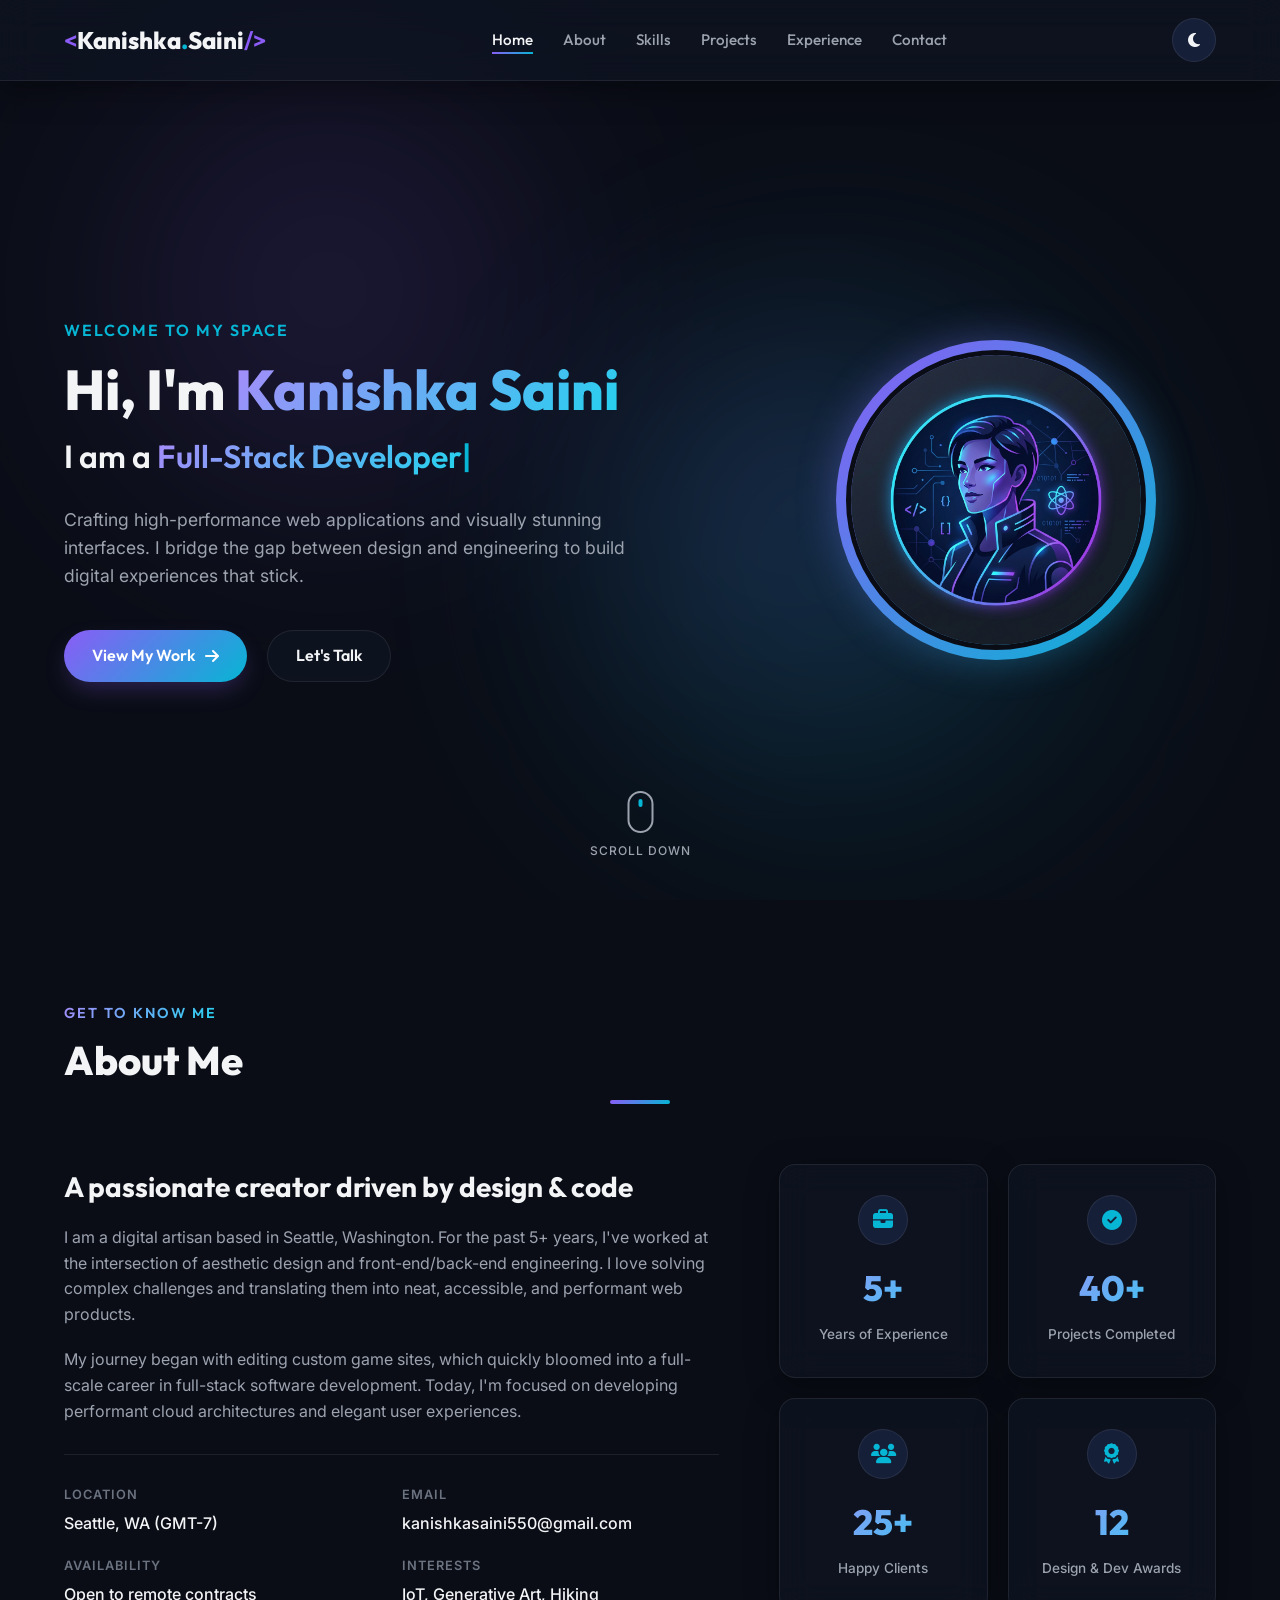
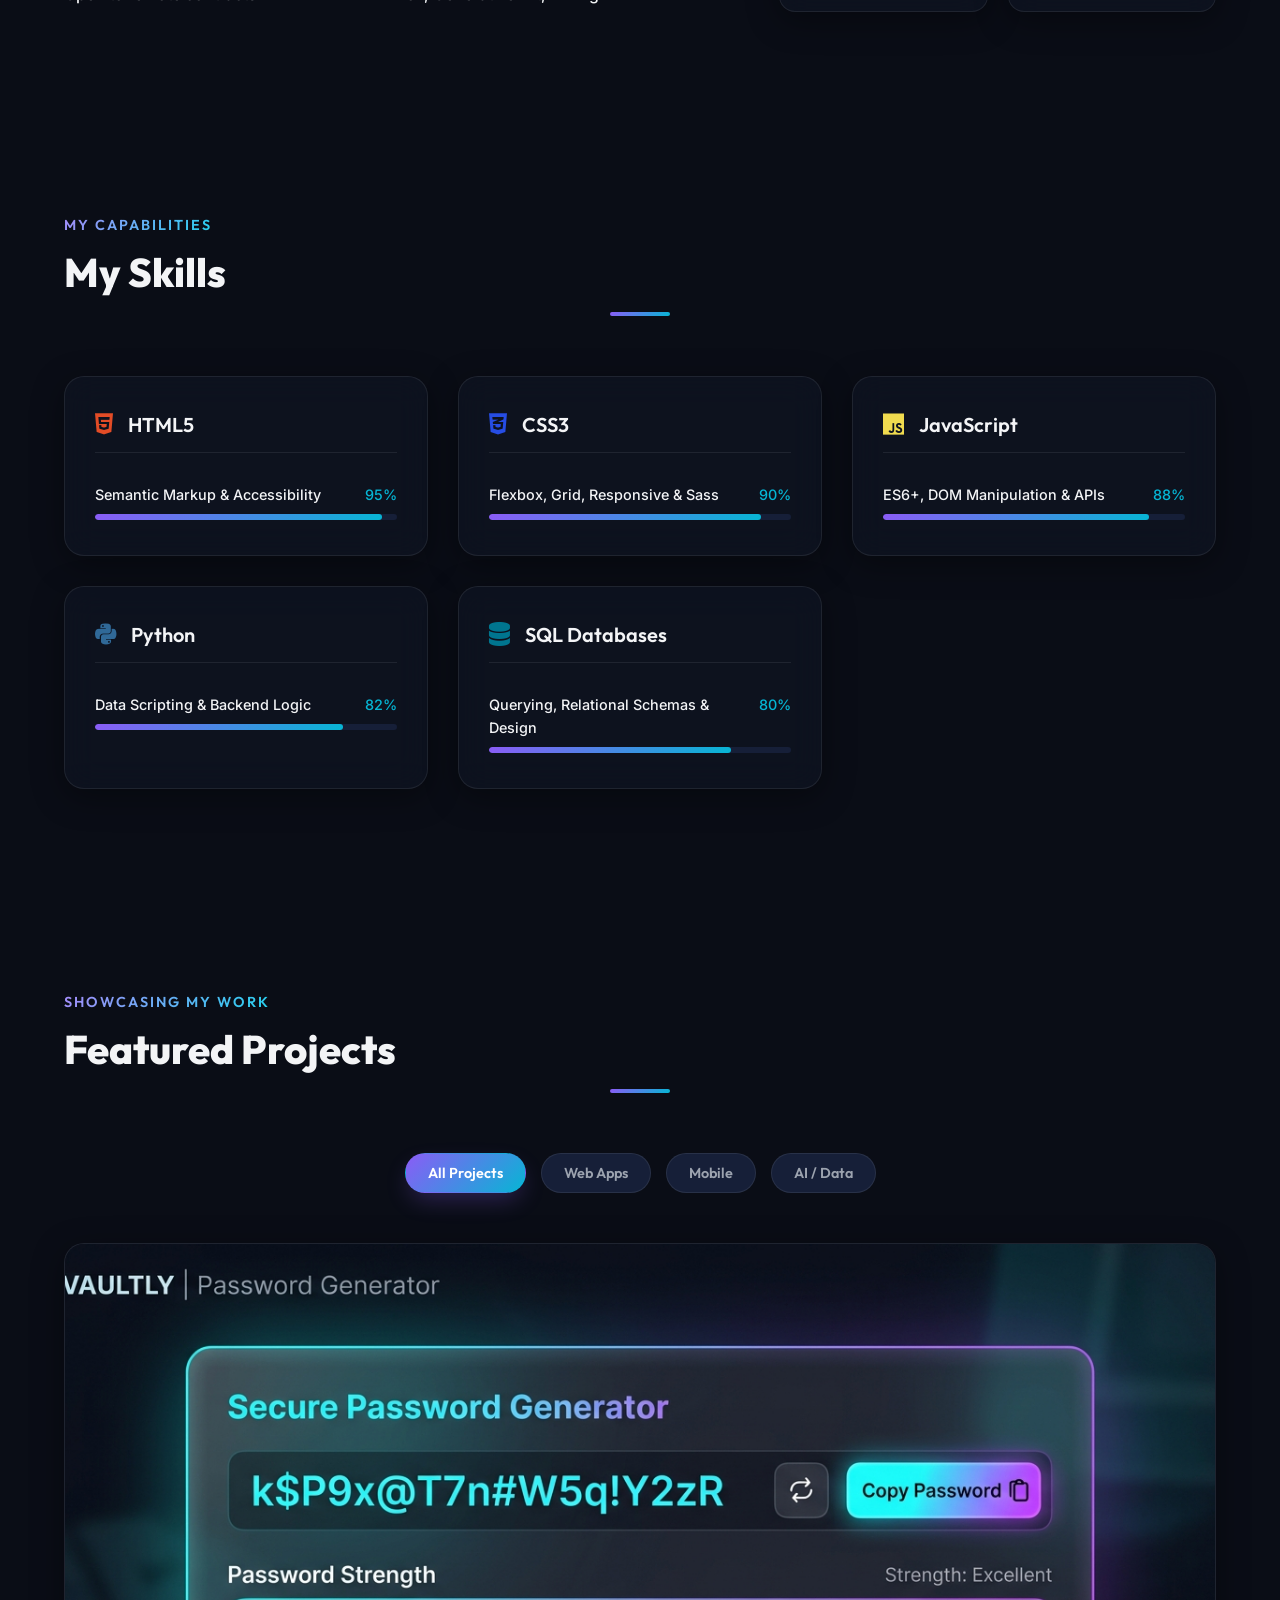
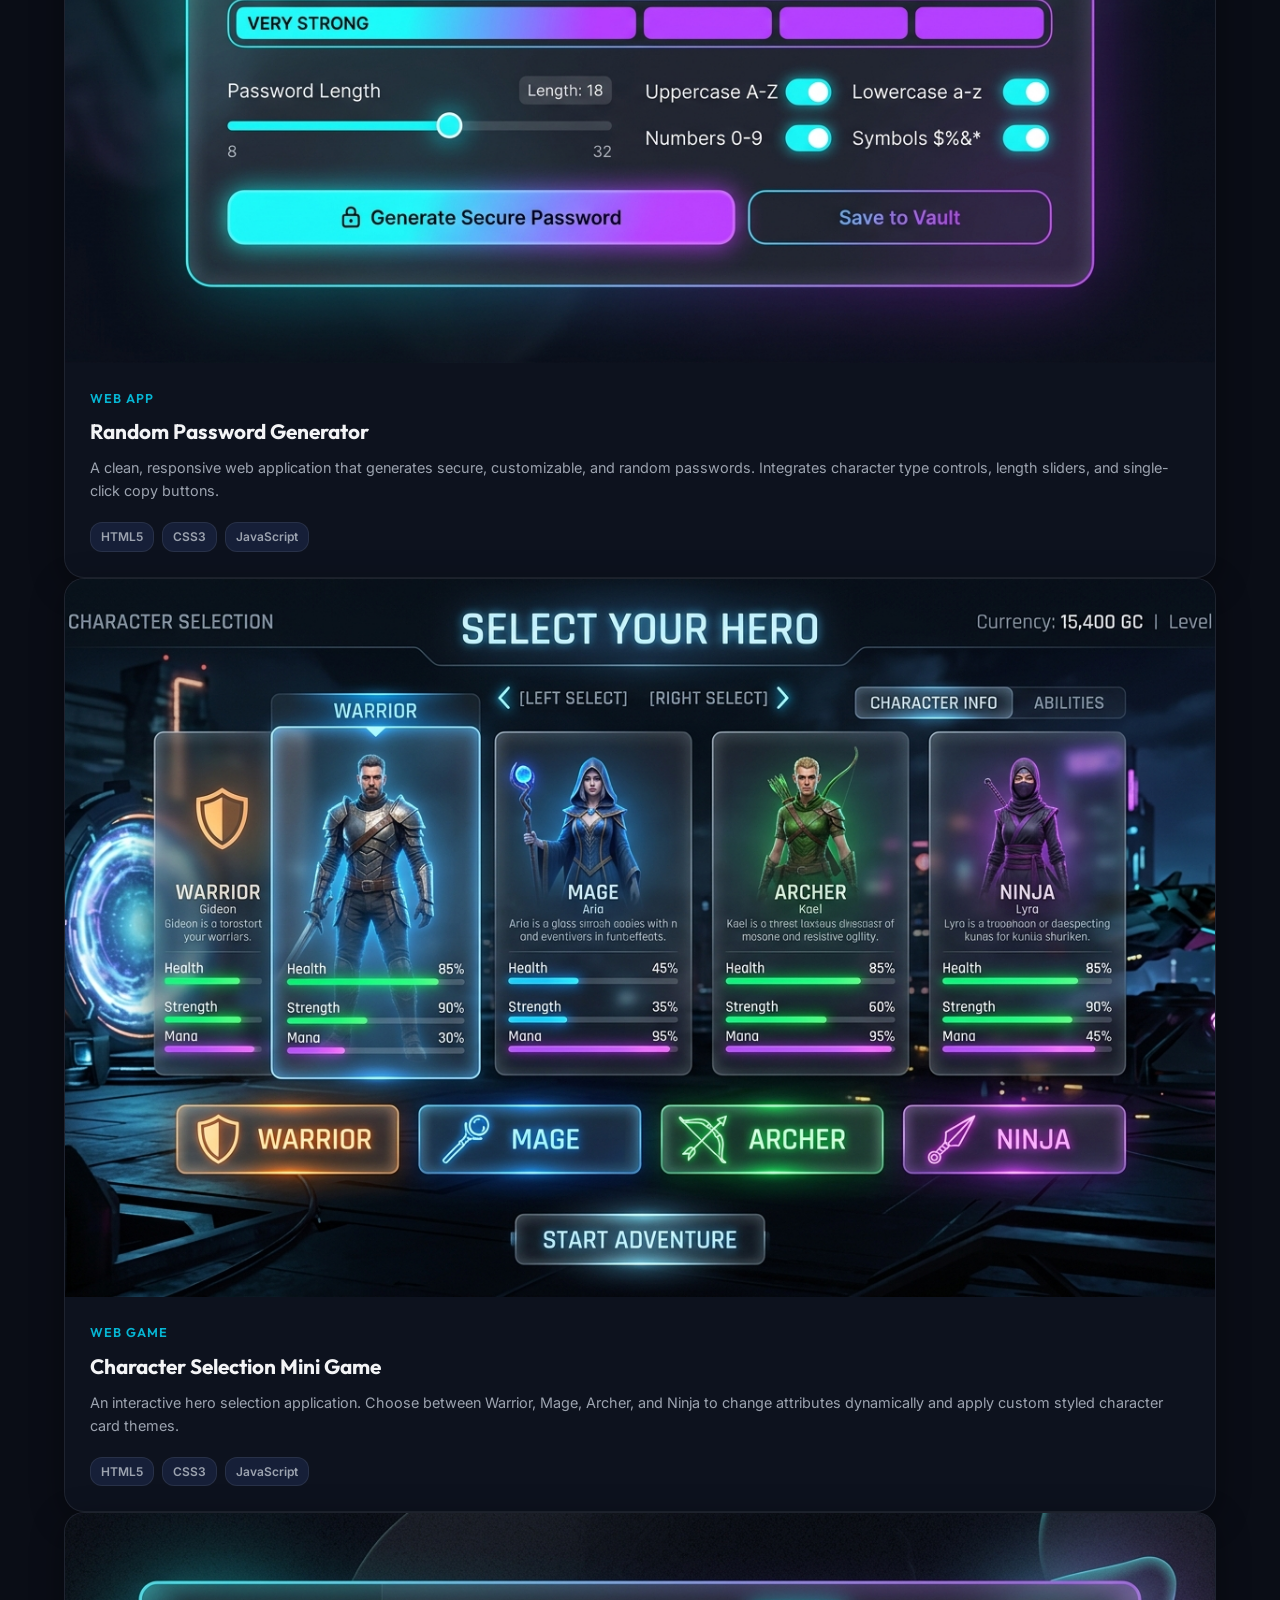
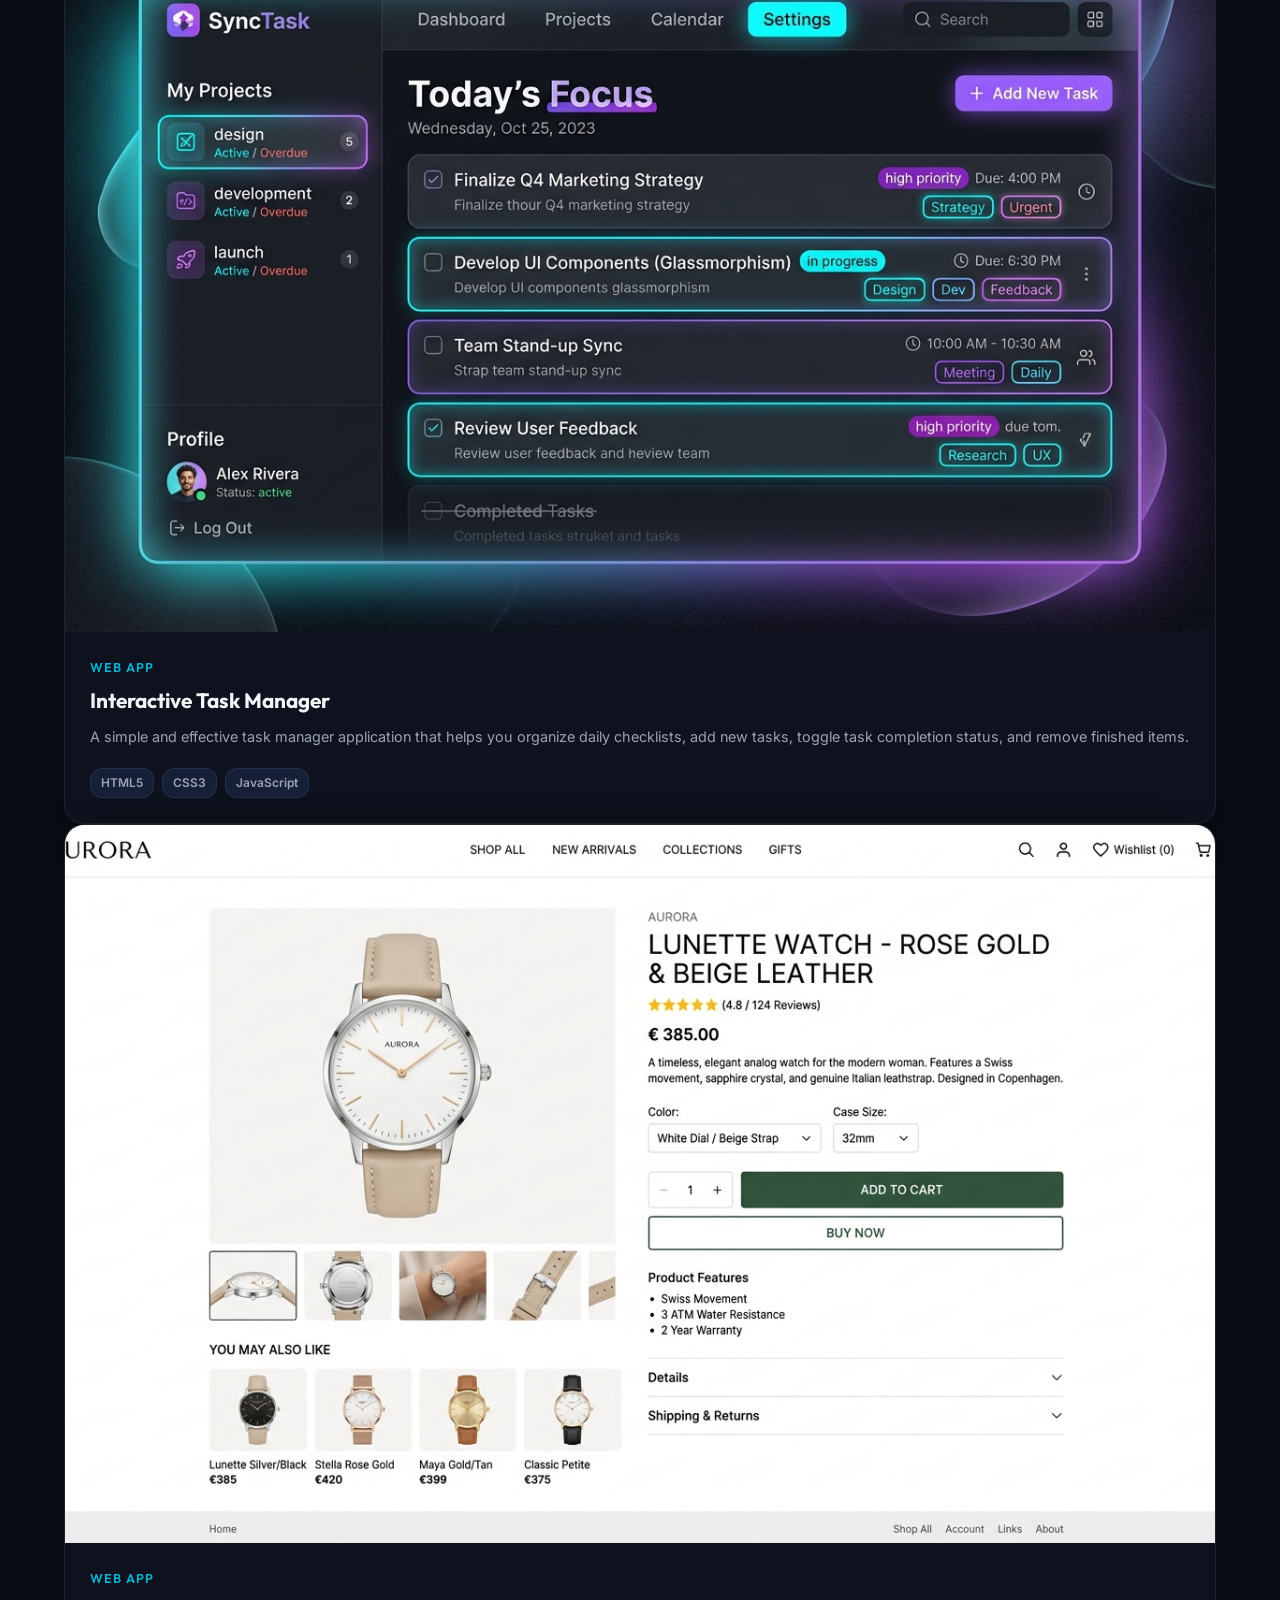
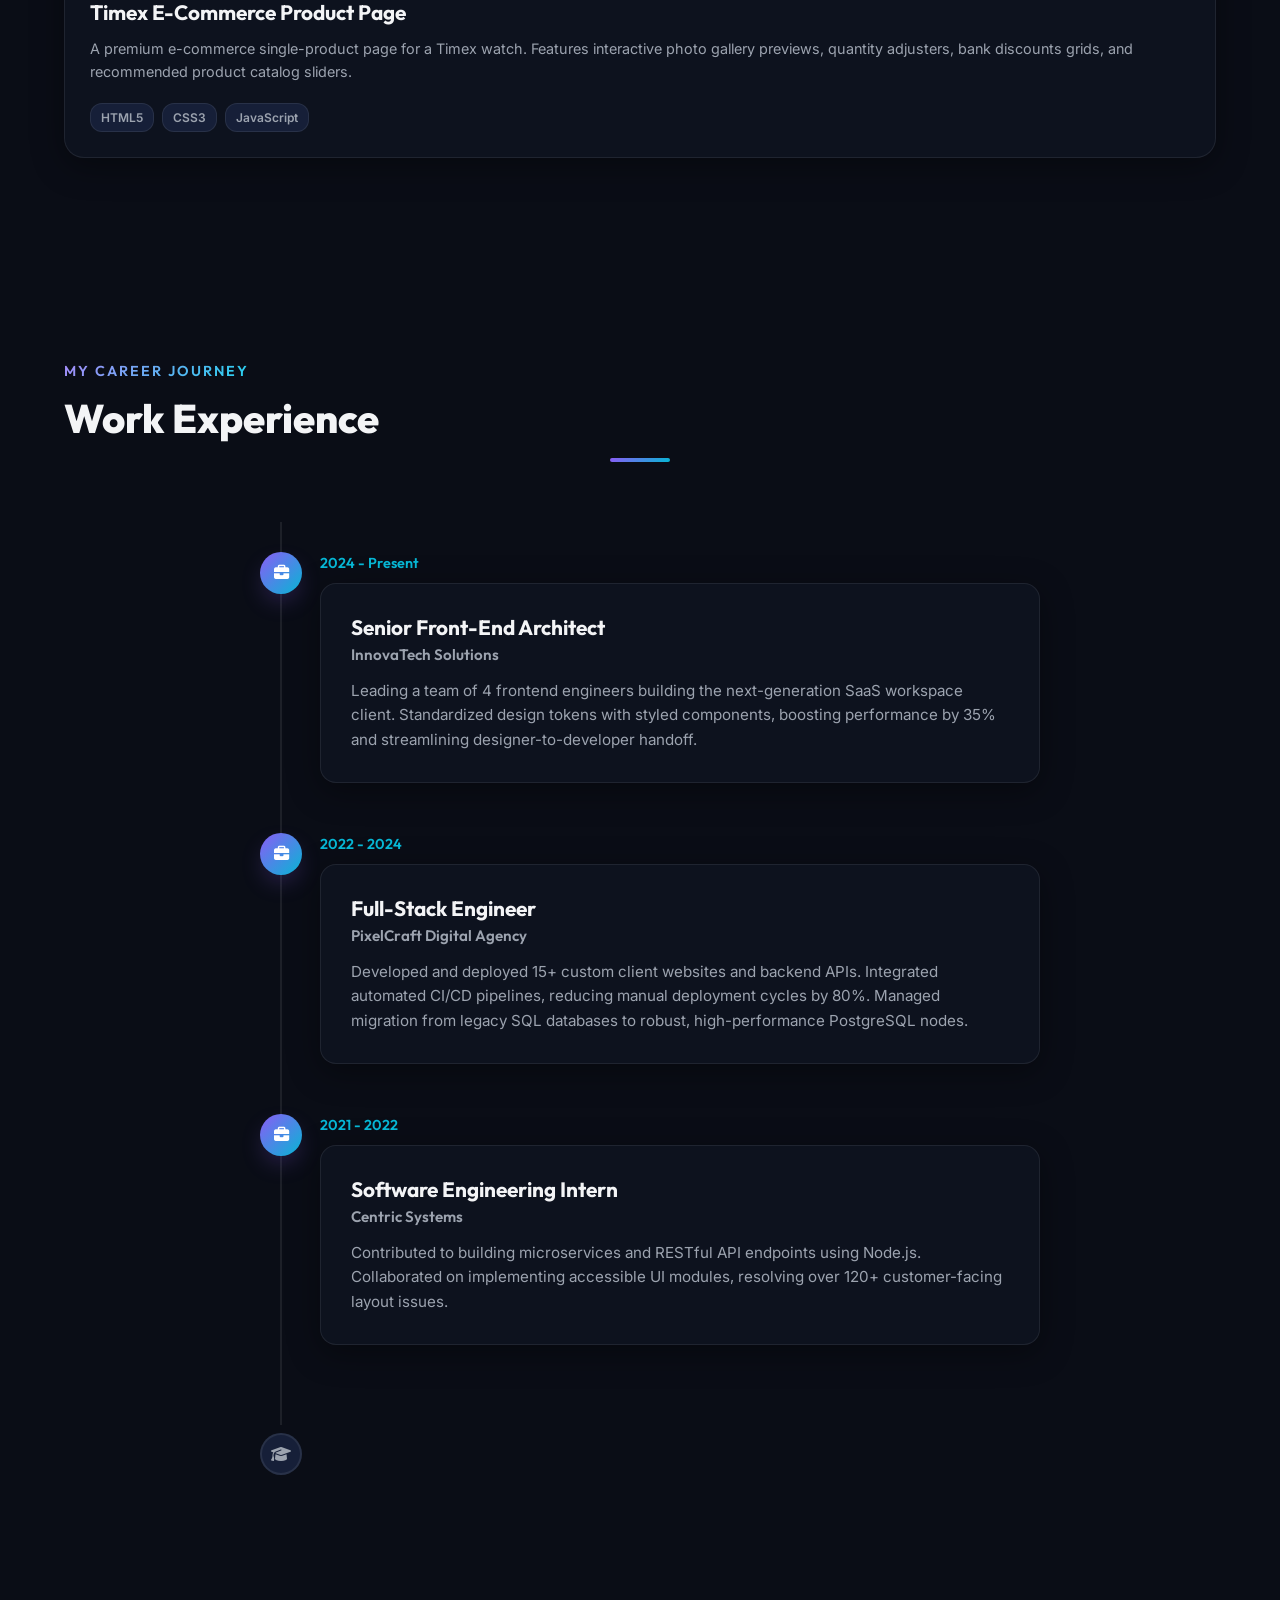
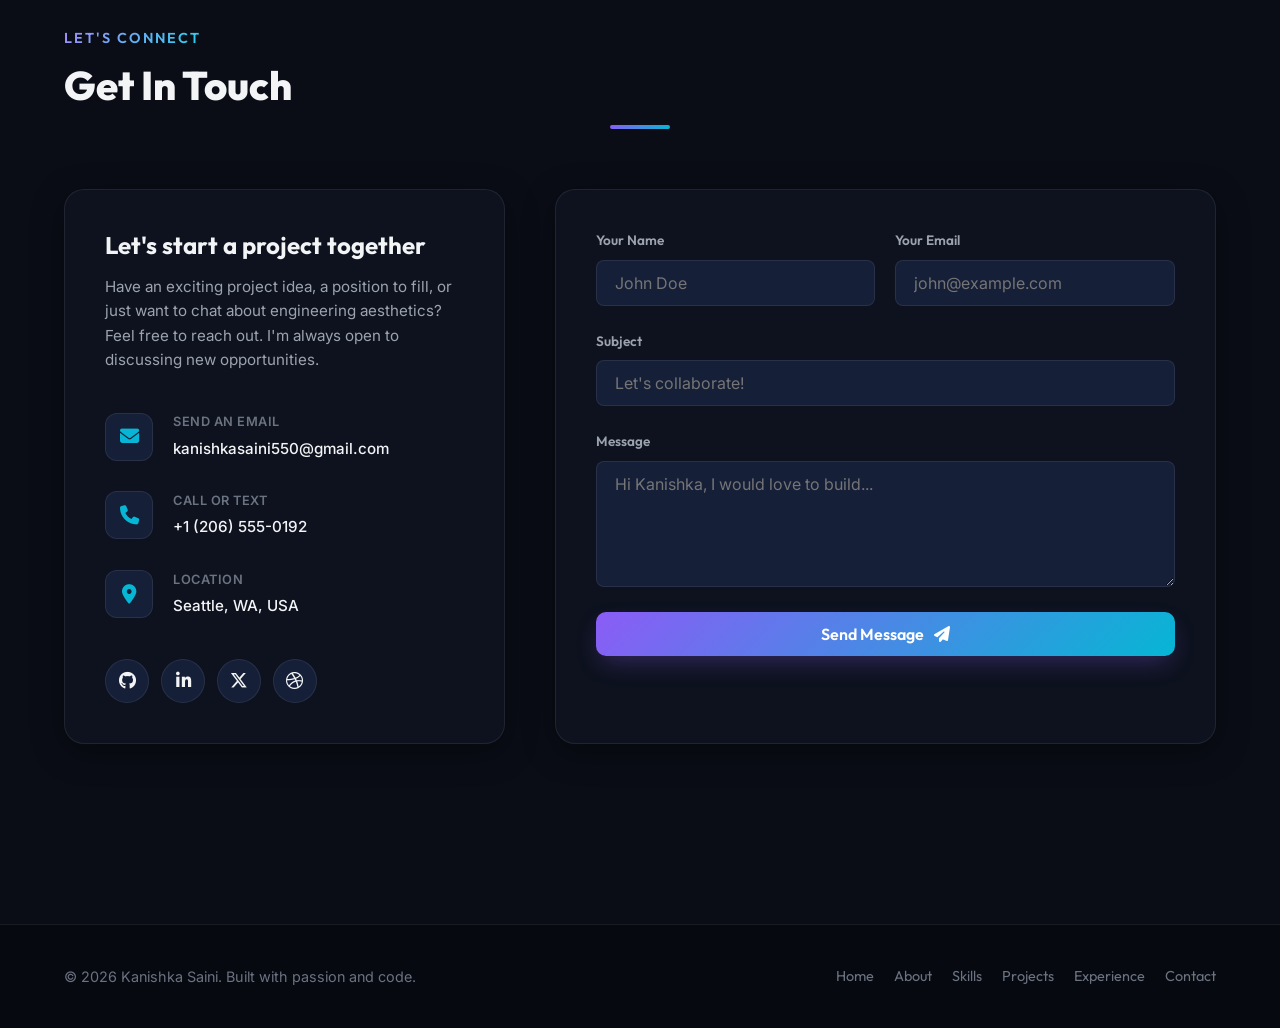
<file: index.html>
<!DOCTYPE html>
<html lang="en" data-theme="dark">

<head>
    <meta charset="UTF-8">
    <meta name="viewport" content="width=device-width, initial-scale=1.0">
    <title>KANISHKA SAINI | Creative Full-Stack Developer & Designer</title>
    <!-- Meta Description for SEO -->
    <meta name="description"
        content="Portfolio of Kanishka Saini, a creative web developer specializing in HTML, CSS, JavaScript, Python, and SQL databases.">
    <!-- Google Fonts -->
    <link rel="preconnect" href="https://fonts.googleapis.com">
    <link rel="preconnect" href="https://fonts.gstatic.com" crossorigin>
    <link
        href="https://fonts.googleapis.com/css2?family=Inter:wght@300;400;500;600;700&family=Outfit:wght@300;400;500;600;700;800&display=swap"
        rel="stylesheet">
    <!-- FontAwesome CDN for Premium Icons -->
    <link rel="stylesheet" href="https://cdnjs.cloudflare.com/ajax/libs/font-awesome/6.4.0/css/all.min.css">
    <!-- Custom CSS -->
    <link rel="stylesheet" href="style.css">
</head>

<body>
    <!-- Custom Scroll Progress Indicator -->
    <div id="scroll-progress"></div>

    <!-- Header & Navigation -->
    <header class="header">
        <div class="nav-container">
            <a href="#" class="logo" id="logo">
                <span class="logo-bracket">&lt;</span>Kanishka<span class="logo-dot">.</span>Saini <span
                    class="logo-bracket">/&gt;</span>
            </a>

            <nav class="nav-menu" id="nav-menu">
                <ul class="nav-list">
                    <li><a href="#home" class="nav-link active">Home</a></li>
                    <li><a href="#about" class="nav-link">About</a></li>
                    <li><a href="#skills" class="nav-link">Skills</a></li>
                    <li><a href="#projects" class="nav-link">Projects</a></li>
                    <li><a href="#experience" class="nav-link">Experience</a></li>
                    <li><a href="#contact" class="nav-link">Contact</a></li>
                </ul>
            </nav>

            <div class="nav-actions">
                <!-- Dark/Light Theme Toggle Button -->
                <button class="theme-toggle" id="theme-toggle" aria-label="Toggle display theme">
                    <i class="fa-solid fa-moon moon-icon"></i>
                    <i class="fa-solid fa-sun sun-icon"></i>
                </button>
                <!-- Mobile Navigation Toggle Button -->
                <button class="mobile-toggle" id="mobile-toggle" aria-label="Toggle mobile menu">
                    <span class="bar"></span>
                    <span class="bar"></span>
                    <span class="bar"></span>
                </button>
            </div>
        </div>
    </header>

    <!-- Main Content -->
    <main>
        <!-- Hero Section -->
        <section id="home" class="hero">
            <div class="hero-bg-shapes">
                <div class="shape shape-1"></div>
                <div class="shape shape-2"></div>
                <div class="shape shape-3"></div>
            </div>

            <div class="container hero-grid">
                <div class="hero-content">
                    <span class="hero-subtitle animate-on-load">Welcome to my space</span>
                    <h1 class="hero-title animate-on-load">
                        Hi, I'm <span class="text-gradient">Kanishka Saini</span>
                    </h1>
                    <h2 class="hero-typing animate-on-load">
                        I am a <span class="typing-text"></span><span class="typed-cursor">|</span>
                    </h2>
                    <p class="hero-desc animate-on-load">
                        Crafting high-performance web applications and visually stunning interfaces. I bridge the gap
                        between design and engineering to build digital experiences that stick.
                    </p>
                    <div class="hero-actions animate-on-load">
                        <a href="#projects" class="btn btn-primary">
                            <span>View My Work</span>
                            <i class="fa-solid fa-arrow-right"></i>
                        </a>
                        <a href="#contact" class="btn btn-secondary">
                            <span>Let's Talk</span>
                        </a>
                    </div>
                </div>
                <div class="hero-visual animate-on-load">
                    <div class="avatar-wrapper">
                        <div class="avatar-glow"></div>
                        <img src="assets/avatar.jpg" alt="Kanishka Saini Portrait" class="avatar-img">
                    </div>
                </div>
            </div>
            <a href="#about" class="scroll-down-indicator" aria-label="Scroll down to About section">
                <span class="mouse-icon">
                    <span class="wheel"></span>
                </span>
                <span class="scroll-text">Scroll Down</span>
            </a>
        </section>

        <!-- About Me Section -->
        <section id="about" class="about section-padding">
            <div class="container">
                <div class="section-header text-center reveal-on-scroll">
                    <span class="section-subtitle">Get to Know Me</span>
                    <h2 class="section-title">About Me</h2>
                    <div class="title-divider"></div>
                </div>

                <div class="about-grid reveal-on-scroll">
                    <div class="about-info">
                        <h3>A passionate creator driven by design & code</h3>
                        <p class="about-text">
                            I am a digital artisan based in Seattle, Washington. For the past 5+ years, I've worked at
                            the intersection of aesthetic design and front-end/back-end engineering. I love solving
                            complex challenges and translating them into neat, accessible, and performant web products.
                        </p>
                        <p class="about-text">
                            My journey began with editing custom game sites, which quickly bloomed into a full-scale
                            career in full-stack software development. Today, I'm focused on developing performant cloud
                            architectures and elegant user experiences.
                        </p>
                        <div class="personal-details-grid">
                            <div class="detail-item">
                                <span class="detail-label">Location</span>
                                <span class="detail-value">Seattle, WA (GMT-7)</span>
                            </div>
                            <div class="detail-item">
                                <span class="detail-label">Email</span>
                                <span class="detail-value">kanishkasaini550@gmail.com</span>
                            </div>
                            <div class="detail-item">
                                <span class="detail-label">Availability</span>
                                <span class="detail-value">Open to remote contracts</span>
                            </div>
                            <div class="detail-item">
                                <span class="detail-label">Interests</span>
                                <span class="detail-value">IoT, Generative Art, Hiking</span>
                            </div>
                        </div>
                    </div>
                    <div class="about-stats">
                        <div class="stat-card">
                            <div class="stat-icon-wrapper">
                                <i class="fa-solid fa-briefcase"></i>
                            </div>
                            <span class="stat-number">5+</span>
                            <span class="stat-label">Years of Experience</span>
                        </div>
                        <div class="stat-card">
                            <div class="stat-icon-wrapper">
                                <i class="fa-solid fa-circle-check"></i>
                            </div>
                            <span class="stat-number">40+</span>
                            <span class="stat-label">Projects Completed</span>
                        </div>
                        <div class="stat-card">
                            <div class="stat-icon-wrapper">
                                <i class="fa-solid fa-users"></i>
                            </div>
                            <span class="stat-number">25+</span>
                            <span class="stat-label">Happy Clients</span>
                        </div>
                        <div class="stat-card">
                            <div class="stat-icon-wrapper">
                                <i class="fa-solid fa-award"></i>
                            </div>
                            <span class="stat-number">12</span>
                            <span class="stat-label">Design & Dev Awards</span>
                        </div>
                    </div>
                </div>
            </div>
        </section>

        <!-- Skills Section -->
        <section id="skills" class="skills section-padding">
            <div class="container">
                <div class="section-header text-center reveal-on-scroll">
                    <span class="section-subtitle">My Capabilities</span>
                    <h2 class="section-title">My Skills</h2>
                    <div class="title-divider"></div>
                </div>

                <div class="skills-grid reveal-on-scroll">
                    <!-- HTML Card -->
                    <div class="skills-card">
                        <div class="skills-card-header">
                            <i class="fa-brands fa-html5 header-icon html-color"></i>
                            <h3>HTML5</h3>
                        </div>
                        <div class="skills-list">
                            <div class="skill-item">
                                <div class="skill-info">
                                    <span class="skill-name">Semantic Markup & Accessibility</span>
                                    <span class="skill-percentage">95%</span>
                                </div>
                                <div class="skill-bar-wrapper">
                                    <div class="skill-bar" data-progress="95%"></div>
                                </div>
                            </div>
                        </div>
                    </div>

                    <!-- CSS Card -->
                    <div class="skills-card">
                        <div class="skills-card-header">
                            <i class="fa-brands fa-css3-alt header-icon css-color"></i>
                            <h3>CSS3</h3>
                        </div>
                        <div class="skills-list">
                            <div class="skill-item">
                                <div class="skill-info">
                                    <span class="skill-name">Flexbox, Grid, Responsive & Sass</span>
                                    <span class="skill-percentage">90%</span>
                                </div>
                                <div class="skill-bar-wrapper">
                                    <div class="skill-bar" data-progress="90%"></div>
                                </div>
                            </div>
                        </div>
                    </div>

                    <!-- JavaScript Card -->
                    <div class="skills-card">
                        <div class="skills-card-header">
                            <i class="fa-brands fa-js header-icon js-color"></i>
                            <h3>JavaScript</h3>
                        </div>
                        <div class="skills-list">
                            <div class="skill-item">
                                <div class="skill-info">
                                    <span class="skill-name">ES6+, DOM Manipulation & APIs</span>
                                    <span class="skill-percentage">88%</span>
                                </div>
                                <div class="skill-bar-wrapper">
                                    <div class="skill-bar" data-progress="88%"></div>
                                </div>
                            </div>
                        </div>
                    </div>

                    <!-- Python Card -->
                    <div class="skills-card">
                        <div class="skills-card-header">
                            <i class="fa-brands fa-python header-icon py-color"></i>
                            <h3>Python</h3>
                        </div>
                        <div class="skills-list">
                            <div class="skill-item">
                                <div class="skill-info">
                                    <span class="skill-name">Data Scripting & Backend Logic</span>
                                    <span class="skill-percentage">82%</span>
                                </div>
                                <div class="skill-bar-wrapper">
                                    <div class="skill-bar" data-progress="82%"></div>
                                </div>
                            </div>
                        </div>
                    </div>

                    <!-- SQL Databases Card -->
                    <div class="skills-card">
                        <div class="skills-card-header">
                            <i class="fa-solid fa-database header-icon sql-color"></i>
                            <h3>SQL Databases</h3>
                        </div>
                        <div class="skills-list">
                            <div class="skill-item">
                                <div class="skill-info">
                                    <span class="skill-name">Querying, Relational Schemas & Design</span>
                                    <span class="skill-percentage">80%</span>
                                </div>
                                <div class="skill-bar-wrapper">
                                    <div class="skill-bar" data-progress="80%"></div>
                                </div>
                            </div>
                        </div>
                    </div>
                </div>
            </div>
        </section>

        <!-- Projects Grid Section -->
        <section id="projects" class="projects section-padding">
            <div class="container">
                <div class="section-header text-center reveal-on-scroll">
                    <span class="section-subtitle">Showcasing My Work</span>
                    <h2 class="section-title">Featured Projects</h2>
                    <div class="title-divider"></div>
                </div>

                <!-- Filters -->
                <div class="project-filters reveal-on-scroll">
                    <button class="filter-btn active" data-filter="all">All Projects</button>
                    <button class="filter-btn" data-filter="web">Web Apps</button>
                    <button class="filter-btn" data-filter="mobile">Mobile</button>
                    <button class="filter-btn" data-filter="ai">AI / Data</button>
                </div>

                <!-- Grid -->
                <div class="projects-grid reveal-on-scroll">
                    <!-- 
                      HOW TO ADD YOUR OWN PROJECTS & LINKS:
                      1. Copy a project block (e.g., from " Project 1 -->
                </div>
                <!-- Project 1 -->
                <div class="project-card" data-category="web">
                    <div class="project-img-wrapper">
                        <img src="assets/project1.png" alt="Random Password Generator" class="project-img">
                        <div class="project-overlay">
                            <div class="project-overlay-links">
                                <a href="#" class="overlay-link" aria-label="View Github Code"><i
                                        class="fa-brands fa-github"></i></a>
                                <a href="Password_Generator.html" target="_blank" class="overlay-link"
                                    aria-label="Open Password Generator"><i
                                        class="fa-solid fa-arrow-up-right-from-square"></i></a>
                            </div>
                        </div>
                    </div>
                    <div class="project-details">
                        <span class="project-category">Web App</span>
                        <h3 class="project-title">Random Password Generator</h3>
                        <p class="project-description">
                            A clean, responsive web application that generates secure, customizable, and
                            random passwords. Integrates character type controls, length sliders, and
                            single-click copy buttons.
                        </p>
                        <div class="project-tags">
                            <span>HTML5</span>
                            <span>CSS3</span>
                            <span>JavaScript</span>
                        </div>
                    </div>
                </div>

                <!-- Project 2 -->
                <div class="project-card" data-category="web">
                    <div class="project-img-wrapper">
                        <img src="assets/project2.png" alt="Mini Game Selection Screen" class="project-img">
                        <div class="project-overlay">
                            <div class="project-overlay-links">
                                <a href="#" class="overlay-link" aria-label="View Github Code"><i
                                        class="fa-brands fa-github"></i></a>
                                <a href="mini_game.html" target="_blank" class="overlay-link"
                                    aria-label="Open Mini Game"><i
                                        class="fa-solid fa-arrow-up-right-from-square"></i></a>
                            </div>
                        </div>
                    </div>
                    <div class="project-details">
                        <span class="project-category">Web Game</span>
                        <h3 class="project-title">Character Selection Mini Game</h3>
                        <p class="project-description">
                            An interactive hero selection application. Choose between Warrior, Mage,
                            Archer, and Ninja to change attributes dynamically and apply custom styled
                            character card themes.
                        </p>
                        <div class="project-tags">
                            <span>HTML5</span>
                            <span>CSS3</span>
                            <span>JavaScript</span>
                        </div>
                    </div>
                </div>

                <!-- Project 3 -->
                <div class="project-card" data-category="web">
                    <div class="project-img-wrapper">
                        <img src="assets/to-do-list.png" alt="To-Do List Task Manager" class="project-img">
                        <div class="project-overlay">
                            <div class="project-overlay-links">
                                <a href="#" class="overlay-link" aria-label="View Github Code"><i
                                        class="fa-brands fa-github"></i></a>
                                <a href="todo_list/index.html" target="_blank" class="overlay-link"
                                    aria-label="Open To-Do List"><i
                                        class="fa-solid fa-arrow-up-right-from-square"></i></a>
                            </div>
                        </div>
                    </div>
                    <div class="project-details">
                        <span class="project-category">Web App</span>
                        <h3 class="project-title">Interactive Task Manager</h3>
                        <p class="project-description">
                            A simple and effective task manager application that helps you organize
                            daily checklists, add new tasks, toggle task completion status, and remove
                            finished items.
                        </p>
                        <div class="project-tags">
                            <span>HTML5</span>
                            <span>CSS3</span>
                            <span>JavaScript</span>
                        </div>
                    </div>
                </div>

                <!-- Project 4 -->
                <div class="project-card" data-category="web">
                    <div class="project-img-wrapper">
                        <img src="assets/project4.png" alt="TIMEX E-Commerce Product Page" class="project-img">
                        <div class="project-overlay">
                            <div class="project-overlay-links">
                                <a href="#" class="overlay-link" aria-label="View Github Code"><i
                                        class="fa-brands fa-github"></i></a>
                                <a href="amazon_page/index.html" target="_blank" class="overlay-link"
                                    aria-label="Open Timex Product Page"><i
                                        class="fa-solid fa-arrow-up-right-from-square"></i></a>
                            </div>
                        </div>
                    </div>
                    <div class="project-details">
                        <span class="project-category">Web App</span>
                        <h3 class="project-title">Timex E-Commerce Product Page</h3>
                        <p class="project-description">
                            A premium e-commerce single-product page for a Timex watch. Features
                            interactive photo gallery previews, quantity adjusters, bank discounts
                            grids, and recommended product catalog sliders.
                        </p>
                        <div class="project-tags">
                            <span>HTML5</span>
                            <span>CSS3</span>
                            <span>JavaScript</span>
                        </div>
                    </div>
                </div>
            </div>
            </div>
        </section>

        <!-- Experience Timeline Section -->
        <section id="experience" class="experience section-padding">
            <div class="container">
                <div class="section-header text-center reveal-on-scroll">
                    <span class="section-subtitle">My Career Journey</span>
                    <h2 class="section-title">Work Experience</h2>
                    <div class="title-divider"></div>
                </div>

                <div class="timeline reveal-on-scroll">
                    <!-- Timeline Item 1 -->
                    <div class="timeline-item">
                        <div class="timeline-dot">
                            <i class="fa-solid fa-briefcase"></i>
                        </div>
                        <div class="timeline-date">2024 - Present</div>
                        <div class="timeline-content">
                            <h3>Senior Front-End Architect</h3>
                            <h4 class="company">InnovaTech Solutions</h4>
                            <p>
                                Leading a team of 4 frontend engineers building the next-generation SaaS workspace
                                client. Standardized design tokens with styled components, boosting performance by 35%
                                and streamlining designer-to-developer handoff.
                            </p>
                        </div>
                    </div>

                    <!-- Timeline Item 2 -->
                    <div class="timeline-item">
                        <div class="timeline-dot">
                            <i class="fa-solid fa-briefcase"></i>
                        </div>
                        <div class="timeline-date">2022 - 2024</div>
                        <div class="timeline-content">
                            <h3>Full-Stack Engineer</h3>
                            <h4 class="company">PixelCraft Digital Agency</h4>
                            <p>
                                Developed and deployed 15+ custom client websites and backend APIs. Integrated automated
                                CI/CD pipelines, reducing manual deployment cycles by 80%. Managed migration from legacy
                                SQL databases to robust, high-performance PostgreSQL nodes.
                            </p>
                        </div>
                    </div>

                    <!-- Timeline Item 3 -->
                    <div class="timeline-item">
                        <div class="timeline-dot">
                            <i class="fa-solid fa-briefcase"></i>
                        </div>
                        <div class="timeline-date">2021 - 2022</div>
                        <div class="timeline-content">
                            <h3>Software Engineering Intern</h3>
                            <h4 class="company">Centric Systems</h4>
                            <p>
                                Contributed to building microservices and RESTful API endpoints using Node.js.
                                Collaborated on implementing accessible UI modules, resolving over 120+ customer-facing
                                layout issues.
                            </p>
                        </div>
                    </div>

                    <!-- Timeline Item 4 -->
                    <div class="timeline-dot-end">
                        <i class="fa-solid fa-graduation-cap"></i>
                    </div>
                </div>
            </div>
        </section>

        <!-- Contact Section -->
        <section id="contact" class="contact section-padding">
            <div class="container">
                <div class="section-header text-center reveal-on-scroll">
                    <span class="section-subtitle">Let's Connect</span>
                    <h2 class="section-title">Get In Touch</h2>
                    <div class="title-divider"></div>
                </div>

                <div class="contact-wrapper reveal-on-scroll">
                    <!-- Left: Contact Details -->
                    <div class="contact-info-panel">
                        <h3>Let's start a project together</h3>
                        <p class="contact-desc">
                            Have an exciting project idea, a position to fill, or just want to chat about engineering
                            aesthetics? Feel free to reach out. I'm always open to discussing new opportunities.
                        </p>

                        <div class="contact-details">
                            <div class="contact-card-item">
                                <div class="contact-icon">
                                    <i class="fa-solid fa-envelope"></i>
                                </div>
                                <div class="contact-card-text">
                                    <span>Send an Email</span>
                                    <a href="mailto:kanishkasaini550@gmail.com">kanishkasaini550@gmail.com</a>
                                </div>
                            </div>
                            <div class="contact-card-item">
                                <div class="contact-icon">
                                    <i class="fa-solid fa-phone"></i>
                                </div>
                                <div class="contact-card-text">
                                    <span>Call or Text</span>
                                    <a href="tel:+12065550192">+1 (206) 555-0192</a>
                                </div>
                            </div>
                            <div class="contact-card-item">
                                <div class="contact-icon">
                                    <i class="fa-solid fa-location-dot"></i>
                                </div>
                                <div class="contact-card-text">
                                    <span>Location</span>
                                    <a href="#">Seattle, WA, USA</a>
                                </div>
                            </div>
                        </div>

                        <div class="social-links">
                            <a href="#" class="social-btn" aria-label="Kanishka Saini Github Profile"><i
                                    class="fa-brands fa-github"></i></a>
                            <a href="#" class="social-btn" aria-label="Kanishka Saini LinkedIn Profile"><i
                                    class="fa-brands fa-linkedin-in"></i></a>
                            <a href="#" class="social-btn" aria-label="Kanishka Saini Twitter Profile"><i
                                    class="fa-brands fa-x-twitter"></i></a>
                            <a href="#" class="social-btn" aria-label="Kanishka Saini Dribbble Profile"><i
                                    class="fa-brands fa-dribbble"></i></a>
                        </div>
                    </div>

                    <!-- Right: Contact Form -->
                    <div class="contact-form-panel">
                        <form id="contact-form" autocomplete="off">
                            <!-- Web3Forms Access Key: Activated for kanishkasaini550@gmail.com -->
                            <input type="hidden" name="access_key" value="d3d74920-4a12-4c1a-8dbf-7349116f3d7f">
                            <div class="form-grid">
                                <div class="form-group">
                                    <label for="name">Your Name</label>
                                    <input type="text" id="name" name="name" required placeholder="John Doe">
                                    <span class="error-msg">Name is required</span>
                                </div>
                                <div class="form-group">
                                    <label for="email">Your Email</label>
                                    <input type="email" id="email" name="email" required placeholder="john@example.com">
                                    <span class="error-msg">Valid email is required</span>
                                </div>
                            </div>
                            <div class="form-group">
                                <label for="subject">Subject</label>
                                <input type="text" id="subject" name="subject" required
                                    placeholder="Let's collaborate!">
                                <span class="error-msg">Subject is required</span>
                            </div>
                            <div class="form-group">
                                <label for="message">Message</label>
                                <textarea id="message" name="message" rows="5" required
                                    placeholder="Hi Kanishka, I would love to build..."></textarea>
                                <span class="error-msg">Message cannot be empty</span>
                            </div>
                            <button type="submit" class="btn btn-primary form-submit" id="submit-btn">
                                <span>Send Message</span>
                                <i class="fa-solid fa-paper-plane"></i>
                            </button>
                        </form>

                        <!-- Success Message -->
                        <div class="form-success" id="form-success">
                            <div class="success-icon-wrapper">
                                <i class="fa-solid fa-circle-check"></i>
                            </div>
                            <h3>Thank You!</h3>
                            <p>Your message has been sent successfully. I'll get back to you within 24 hours.</p>
                            <button class="btn btn-primary" id="success-reset-btn">Send Another Message</button>
                        </div>
                    </div>
                </div>
            </div>
        </section>
    </main>

    <!-- Footer -->
    <footer class="footer">
        <div class="container footer-container">
            <p class="footer-copy">&copy; 2026 Kanishka Saini. Built with passion and code.</p>
            <div class="footer-links">
                <a href="#home">Home</a>
                <a href="#about">About</a>
                <a href="#skills">Skills</a>
                <a href="#projects">Projects</a>
                <a href="#experience">Experience</a>
                <a href="#contact">Contact</a>
            </div>
        </div>
    </footer>

    <!-- Back to Top Button -->
    <button id="back-to-top" class="back-to-top" aria-label="Scroll back to top of the page">
        <i class="fa-solid fa-arrow-up"></i>
    </button>

    <!-- Custom Javascript -->
    <script src="script.js"></script>
</body>

</html>
</file>
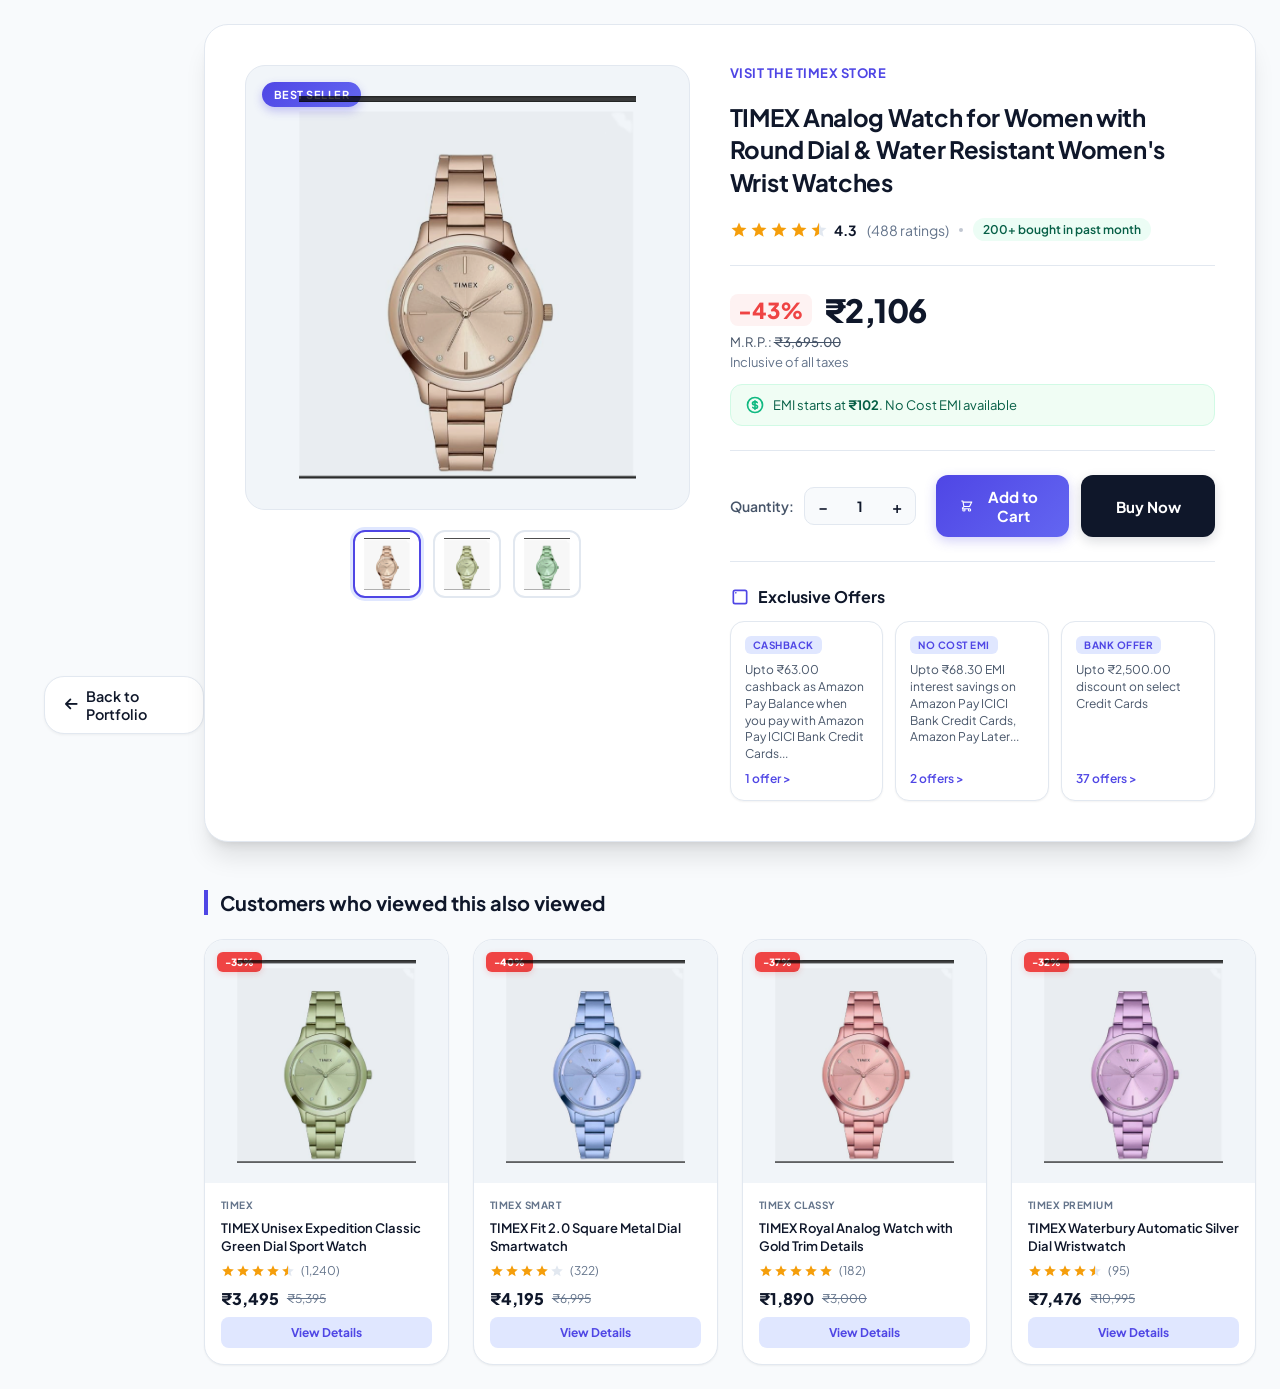
<file: amazon_page/index.html>
<!DOCTYPE html>
<html lang="en">
<head>
    <meta charset="UTF-8">
    <meta name="viewport" content="width=device-width, initial-scale=1.0">
    <meta name="description" content="Shop the elegant TIMEX Analog Watch for Women. Water-resistant, round dial wrist watch with premium details, special bank offers, cashbacks, and no-cost EMI options.">
    <title>TIMEX Analog Watch for Women - Premium E-Commerce</title>
    <!-- Google Fonts -->
    <link rel="preconnect" href="https://fonts.googleapis.com">
    <link rel="preconnect" href="https://fonts.gstatic.com" crossorigin>
    <link href="https://fonts.googleapis.com/css2?family=Plus+Jakarta+Sans:wght@300;400;500;600;700;800&display=swap" rel="stylesheet">
    <!-- FontAwesome Icons -->
    <link rel="stylesheet" href="https://cdnjs.cloudflare.com/ajax/libs/font-awesome/6.4.0/css/all.min.css">
    <!-- Stylesheet -->
    <link rel="stylesheet" href="stylesheet.css">
    <style>
        /* Back to Portfolio Button */
        .back-btn {
            display: inline-flex;
            align-items: center;
            gap: 8px;
            padding: 10px 20px;
            background: #ffffff;
            border: 1px solid #e2e8f0;
            border-radius: 20px;
            color: #0f172a;
            text-decoration: none;
            font-family: 'Plus Jakarta Sans', sans-serif;
            font-weight: 600;
            font-size: 0.9rem;
            transition: 0.2s ease;
            cursor: pointer;
            margin: 20px 0 0 20px;
            box-shadow: 0 1px 3px rgba(0,0,0,0.05);
        }
        .back-btn:hover {
            border-color: #4f46e5;
            color: #4f46e5;
            transform: translateX(-3px);
            box-shadow: 0 4px 6px -1px rgba(79, 70, 229, 0.1);
        }
    </style>
</head>
<body>

    <a href="../index.html" class="back-btn">
        <i class="fa-solid fa-arrow-left"></i>
        <span>Back to Portfolio</span>
    </a>

<main class="page-container">
    <article class="product-container">
        
        <!-- Left: Image Gallery Column -->
        <section class="gallery-column">
            <div class="image-wrapper">
                <span class="badge-overlay">Best Seller</span>
                <img id="main-product-image" src="watch.png" alt="TIMEX Analog Watch for Women with Round Dial" class="product-image">
            </div>
            
            <!-- Interactive Gallery Thumbnails -->
            <div class="thumbnails-container">
                <button class="thumbnail-btn active" aria-label="View product image 1">
                    <img src="watch.png" alt="Thumbnail 1">
                </button>
                <button class="thumbnail-btn" aria-label="View product image 2">
                    <img src="watch.png" alt="Thumbnail 2" style="filter: hue-rotate(45deg);">
                </button>
                <button class="thumbnail-btn" aria-label="View product image 3">
                    <img src="watch.png" alt="Thumbnail 3" style="filter: hue-rotate(90deg);">
                </button>
            </div>
        </section>

        <!-- Right: Product Information Column -->
        <section class="info-column">
            
            <!-- Brand Link -->
            <div class="brand-wrapper">
                <a id="brand-store-link" href="timex-link.png" target="_blank" class="brand-link">
                    Visit the TIMEX STORE
                </a>
            </div>

            <!-- Product Title -->
            <div class="product-title-section">
                <h1 class="product-title">TIMEX Analog Watch for Women with Round Dial & Water Resistant Women's Wrist Watches</h1>
            </div>

            <!-- Ratings & Popularity -->
            <div class="ratings-row">
                <div class="stars-wrapper" aria-label="4.3 out of 5 stars">
                    <!-- SVG Stars -->
                    <svg class="star-icon filled" viewBox="0 0 24 24"><path d="M12 17.27L18.18 21l-1.64-7.03L22 9.24l-7.19-.61L12 2 9.19 8.63 2 9.24l5.46 4.73L5.82 21z"/></svg>
                    <svg class="star-icon filled" viewBox="0 0 24 24"><path d="M12 17.27L18.18 21l-1.64-7.03L22 9.24l-7.19-.61L12 2 9.19 8.63 2 9.24l5.46 4.73L5.82 21z"/></svg>
                    <svg class="star-icon filled" viewBox="0 0 24 24"><path d="M12 17.27L18.18 21l-1.64-7.03L22 9.24l-7.19-.61L12 2 9.19 8.63 2 9.24l5.46 4.73L5.82 21z"/></svg>
                    <svg class="star-icon filled" viewBox="0 0 24 24"><path d="M12 17.27L18.18 21l-1.64-7.03L22 9.24l-7.19-.61L12 2 9.19 8.63 2 9.24l5.46 4.73L5.82 21z"/></svg>
                    <svg class="star-icon half-filled" viewBox="0 0 24 24">
                        <defs>
                            <linearGradient id="halfGrad">
                                <stop offset="50%" stop-color="var(--color-rating)" />
                                <stop offset="50%" stop-color="var(--color-border-light)" />
                            </linearGradient>
                        </defs>
                        <path fill="url(#halfGrad)" d="M12 17.27L18.18 21l-1.64-7.03L22 9.24l-7.19-.61L12 2 9.19 8.63 2 9.24l5.46 4.73L5.82 21z"/>
                    </svg>
                    <span class="rating-value">4.3</span>
                </div>
                <span class="reviews-count">(488 ratings)</span>
                <span class="divider-dot"></span>
                <span class="sales-stats">200+ bought in past month</span>
            </div>

            <hr class="section-divider">

            <!-- Pricing Section -->
            <div class="price-container">
                <div class="price-row">
                    <span class="discount-badge">-43%</span>
                    <span class="current-price">₹2,106</span>
                </div>
                <div class="mrp-row">
                    <span class="mrp-label">M.R.P.:</span>
                    <span class="original-price">₹3,695.00</span>
                </div>
                <p class="tax-info">Inclusive of all taxes</p>
                <div class="emi-promo-badge">
                    <svg class="promo-icon" fill="none" viewBox="0 0 24 24" stroke="currentColor">
                        <path stroke-linecap="round" stroke-linejoin="round" stroke-width="2" d="M12 8c-1.657 0-3 .895-3 2s1.343 2 3 2 3 .895 3 2-1.343 2-3 2m0-8c1.11 0 2.08.402 2.599 1M12 8V7m0 1v8m0 0v1m0-1c-1.11 0-2.08-.402-2.599-1M21 12a9 9 0 11-18 0 9 9 0 0118 0z" />
                    </svg>
                    <span>EMI starts at <strong>₹102</strong>. No Cost EMI available</span>
                </div>
            </div>

            <hr class="section-divider">

            <!-- Purchase Interaction Panel -->
            <div class="purchase-actions-section">
                <!-- Quantity Selector -->
                <div class="qty-container">
                    <label for="qty-input" class="qty-label">Quantity:</label>
                    <div class="qty-control">
                        <button type="button" id="qty-decrease" class="qty-btn" aria-label="Decrease quantity">−</button>
                        <input type="number" id="qty-input" value="1" min="1" max="10" readonly>
                        <button type="button" id="qty-increase" class="qty-btn" aria-label="Increase quantity">+</button>
                    </div>
                </div>

                <!-- Call To Actions -->
                <div class="cta-container">
                    <button type="button" id="btn-add-to-cart" class="btn btn-primary">
                        <svg class="cart-icon" fill="none" viewBox="0 0 24 24" stroke="currentColor">
                            <path stroke-linecap="round" stroke-linejoin="round" stroke-width="2" d="M3 3h2l.4 2M7 13h10l4-8H5.4M7 13L5.4 5M7 13l-2.293 2.293c-.63.63-.184 1.707.707 1.707H17m0 0a2 2 0 100 4 2 2 0 000-4zm-8 2a2 2 0 11-4 0 2 2 0 014 0z" />
                        </svg>
                        Add to Cart
                    </button>
                    <button type="button" id="btn-buy-now" class="btn btn-secondary">
                        Buy Now
                    </button>
                </div>
            </div>

            <hr class="section-divider">

            <!-- Offers Section -->
            <section class="offers-section">
                <div class="offers-header-row">
                    <svg class="tag-icon" fill="none" viewBox="0 0 24 24" stroke="currentColor">
                        <path stroke-linecap="round" stroke-linejoin="round" stroke-width="2" d="M7 7h.01M6 20h12a2 2 0 002-2V6a2 2 0 00-2-2H6a2 2 0 00-2 2v12a2 2 0 002 2z" />
                    </svg>
                    <h2 class="offers-title">Exclusive Offers</h2>
                </div>
                
                <div class="offers-cards-grid">
                    <!-- Cashback Card -->
                    <div id="offer-cashback" class="offer-card-item">
                        <div class="offer-badge">Cashback</div>
                        <p class="offer-desc">Upto ₹63.00 cashback as Amazon Pay Balance when you pay with Amazon Pay ICICI Bank Credit Cards...</p>
                        <a href="#" class="offer-link">1 offer &gt;</a>
                    </div>

                    <!-- EMI Card -->
                    <div id="offer-emi" class="offer-card-item">
                        <div class="offer-badge">No Cost EMI</div>
                        <p class="offer-desc">Upto ₹68.30 EMI interest savings on Amazon Pay ICICI Bank Credit Cards, Amazon Pay Later...</p>
                        <a href="#" class="offer-link">2 offers &gt;</a>
                    </div>

                    <!-- Bank Offer Card -->
                    <div id="offer-bank" class="offer-card-item">
                        <div class="offer-badge">Bank Offer</div>
                        <p class="offer-desc">Upto ₹2,500.00 discount on select Credit Cards</p>
                        <a href="#" class="offer-link">37 offers &gt;</a>
                    </div>
                </div>
            </section>

        </section>

    </article>

    <!-- Related / Recommended Products Section -->
    <section class="recommendations-section">
        <h2 class="recommendations-title">Customers who viewed this also viewed</h2>
        
        <div class="recommendations-grid">
            <!-- Product 1 -->
            <article class="recommendation-card" data-title="TIMEX Unisex Expedition Classic Green Dial Sport Watch" data-price="₹3,495" data-mrp="₹5,395" data-discount="-35%" data-filter="hue-rotate(50deg)" data-rating="4.4" data-reviews="(1,240)">
                <div class="recommendation-image-wrapper">
                    <span class="recommendation-discount">-35%</span>
                    <img src="watch.png" alt="TIMEX Expedition Classic Watch" class="recommendation-image" style="filter: hue-rotate(50deg);">
                </div>
                <div class="recommendation-info">
                    <span class="recommendation-brand">TIMEX</span>
                    <h3 class="recommendation-product-title">TIMEX Unisex Expedition Classic Green Dial Sport Watch</h3>
                    <div class="recommendation-ratings">
                        <div class="card-stars">
                            <svg class="star-icon filled" viewBox="0 0 24 24"><path d="M12 17.27L18.18 21l-1.64-7.03L22 9.24l-7.19-.61L12 2 9.19 8.63 2 9.24l5.46 4.73L5.82 21z"/></svg>
                            <svg class="star-icon filled" viewBox="0 0 24 24"><path d="M12 17.27L18.18 21l-1.64-7.03L22 9.24l-7.19-.61L12 2 9.19 8.63 2 9.24l5.46 4.73L5.82 21z"/></svg>
                            <svg class="star-icon filled" viewBox="0 0 24 24"><path d="M12 17.27L18.18 21l-1.64-7.03L22 9.24l-7.19-.61L12 2 9.19 8.63 2 9.24l5.46 4.73L5.82 21z"/></svg>
                            <svg class="star-icon filled" viewBox="0 0 24 24"><path d="M12 17.27L18.18 21l-1.64-7.03L22 9.24l-7.19-.61L12 2 9.19 8.63 2 9.24l5.46 4.73L5.82 21z"/></svg>
                            <svg class="star-icon half-filled" viewBox="0 0 24 24"><path fill="url(#halfGrad)" d="M12 17.27L18.18 21l-1.64-7.03L22 9.24l-7.19-.61L12 2 9.19 8.63 2 9.24l5.46 4.73L5.82 21z"/></svg>
                        </div>
                        <span class="recommendation-reviews">(1,240)</span>
                    </div>
                    <div class="recommendation-price-row">
                        <span class="recommendation-price">₹3,495</span>
                        <span class="recommendation-mrp">₹5,395</span>
                    </div>
                    <button type="button" class="btn-view-product">View Details</button>
                </div>
            </article>

            <!-- Product 2 -->
            <article class="recommendation-card" data-title="TIMEX Fit 2.0 Square Metal Dial Smartwatch" data-price="₹4,195" data-mrp="₹6,995" data-discount="-40%" data-filter="hue-rotate(200deg) saturate(1.3)" data-rating="4.0" data-reviews="(322)">
                <div class="recommendation-image-wrapper">
                    <span class="recommendation-discount">-40%</span>
                    <img src="watch.png" alt="TIMEX Fit Smartwatch" class="recommendation-image" style="filter: hue-rotate(200deg) saturate(1.3);">
                </div>
                <div class="recommendation-info">
                    <span class="recommendation-brand">TIMEX Smart</span>
                    <h3 class="recommendation-product-title">TIMEX Fit 2.0 Square Metal Dial Smartwatch</h3>
                    <div class="recommendation-ratings">
                        <div class="card-stars">
                            <svg class="star-icon filled" viewBox="0 0 24 24"><path d="M12 17.27L18.18 21l-1.64-7.03L22 9.24l-7.19-.61L12 2 9.19 8.63 2 9.24l5.46 4.73L5.82 21z"/></svg>
                            <svg class="star-icon filled" viewBox="0 0 24 24"><path d="M12 17.27L18.18 21l-1.64-7.03L22 9.24l-7.19-.61L12 2 9.19 8.63 2 9.24l5.46 4.73L5.82 21z"/></svg>
                            <svg class="star-icon filled" viewBox="0 0 24 24"><path d="M12 17.27L18.18 21l-1.64-7.03L22 9.24l-7.19-.61L12 2 9.19 8.63 2 9.24l5.46 4.73L5.82 21z"/></svg>
                            <svg class="star-icon filled" viewBox="0 0 24 24"><path d="M12 17.27L18.18 21l-1.64-7.03L22 9.24l-7.19-.61L12 2 9.19 8.63 2 9.24l5.46 4.73L5.82 21z"/></svg>
                            <svg class="star-icon" viewBox="0 0 24 24" fill="var(--color-border-light)"><path d="M12 17.27L18.18 21l-1.64-7.03L22 9.24l-7.19-.61L12 2 9.19 8.63 2 9.24l5.46 4.73L5.82 21z"/></svg>
                        </div>
                        <span class="recommendation-reviews">(322)</span>
                    </div>
                    <div class="recommendation-price-row">
                        <span class="recommendation-price">₹4,195</span>
                        <span class="recommendation-mrp">₹6,995</span>
                    </div>
                    <button type="button" class="btn-view-product">View Details</button>
                </div>
            </article>

            <!-- Product 3 -->
            <article class="recommendation-card" data-title="TIMEX Royal Analog Watch with Gold Trim Details" data-price="₹1,890" data-mrp="₹3,000" data-discount="-37%" data-filter="hue-rotate(330deg) saturate(1.4)" data-rating="5.0" data-reviews="(182)">
                <div class="recommendation-image-wrapper">
                    <span class="recommendation-discount">-37%</span>
                    <img src="watch.png" alt="TIMEX Analog Gold Dial Watch" class="recommendation-image" style="filter: hue-rotate(330deg) saturate(1.4);">
                </div>
                <div class="recommendation-info">
                    <span class="recommendation-brand">TIMEX Classy</span>
                    <h3 class="recommendation-product-title">TIMEX Royal Analog Watch with Gold Trim Details</h3>
                    <div class="recommendation-ratings">
                        <div class="card-stars">
                            <svg class="star-icon filled" viewBox="0 0 24 24"><path d="M12 17.27L18.18 21l-1.64-7.03L22 9.24l-7.19-.61L12 2 9.19 8.63 2 9.24l5.46 4.73L5.82 21z"/></svg>
                            <svg class="star-icon filled" viewBox="0 0 24 24"><path d="M12 17.27L18.18 21l-1.64-7.03L22 9.24l-7.19-.61L12 2 9.19 8.63 2 9.24l5.46 4.73L5.82 21z"/></svg>
                            <svg class="star-icon filled" viewBox="0 0 24 24"><path d="M12 17.27L18.18 21l-1.64-7.03L22 9.24l-7.19-.61L12 2 9.19 8.63 2 9.24l5.46 4.73L5.82 21z"/></svg>
                            <svg class="star-icon filled" viewBox="0 0 24 24"><path d="M12 17.27L18.18 21l-1.64-7.03L22 9.24l-7.19-.61L12 2 9.19 8.63 2 9.24l5.46 4.73L5.82 21z"/></svg>
                            <svg class="star-icon filled" viewBox="0 0 24 24"><path d="M12 17.27L18.18 21l-1.64-7.03L22 9.24l-7.19-.61L12 2 9.19 8.63 2 9.24l5.46 4.73L5.82 21z"/></svg>
                        </div>
                        <span class="recommendation-reviews">(182)</span>
                    </div>
                    <div class="recommendation-price-row">
                        <span class="recommendation-price">₹1,890</span>
                        <span class="recommendation-mrp">₹3,000</span>
                    </div>
                    <button type="button" class="btn-view-product">View Details</button>
                </div>
            </article>

            <!-- Product 4 -->
            <article class="recommendation-card" data-title="TIMEX Waterbury Automatic Silver Dial Wristwatch" data-price="₹7,476" data-mrp="₹10,995" data-discount="-32%" data-filter="hue-rotate(270deg) saturate(1.1)" data-rating="4.6" data-reviews="(95)">
                <div class="recommendation-image-wrapper">
                    <span class="recommendation-discount">-32%</span>
                    <img src="watch.png" alt="TIMEX Automatic Watch" class="recommendation-image" style="filter: hue-rotate(270deg) saturate(1.1);">
                </div>
                <div class="recommendation-info">
                    <span class="recommendation-brand">TIMEX Premium</span>
                    <h3 class="recommendation-product-title">TIMEX Waterbury Automatic Silver Dial Wristwatch</h3>
                    <div class="recommendation-ratings">
                        <div class="card-stars">
                            <svg class="star-icon filled" viewBox="0 0 24 24"><path d="M12 17.27L18.18 21l-1.64-7.03L22 9.24l-7.19-.61L12 2 9.19 8.63 2 9.24l5.46 4.73L5.82 21z"/></svg>
                            <svg class="star-icon filled" viewBox="0 0 24 24"><path d="M12 17.27L18.18 21l-1.64-7.03L22 9.24l-7.19-.61L12 2 9.19 8.63 2 9.24l5.46 4.73L5.82 21z"/></svg>
                            <svg class="star-icon filled" viewBox="0 0 24 24"><path d="M12 17.27L18.18 21l-1.64-7.03L22 9.24l-7.19-.61L12 2 9.19 8.63 2 9.24l5.46 4.73L5.82 21z"/></svg>
                            <svg class="star-icon filled" viewBox="0 0 24 24"><path d="M12 17.27L18.18 21l-1.64-7.03L22 9.24l-7.19-.61L12 2 9.19 8.63 2 9.24l5.46 4.73L5.82 21z"/></svg>
                            <svg class="star-icon half-filled" viewBox="0 0 24 24"><path fill="url(#halfGrad)" d="M12 17.27L18.18 21l-1.64-7.03L22 9.24l-7.19-.61L12 2 9.19 8.63 2 9.24l5.46 4.73L5.82 21z"/></svg>
                        </div>
                        <span class="recommendation-reviews">(95)</span>
                    </div>
                    <div class="recommendation-price-row">
                        <span class="recommendation-price">₹7,476</span>
                        <span class="recommendation-mrp">₹10,995</span>
                    </div>
                    <button type="button" class="btn-view-product">View Details</button>
                </div>
            </article>
        </div>
    </section>
</main>

<script>
    // Simple interactive enhancements
    const qtyInput = document.getElementById('qty-input');
    const qtyDecrease = document.getElementById('qty-decrease');
    const qtyIncrease = document.getElementById('qty-increase');

    qtyDecrease.addEventListener('click', () => {
        let val = parseInt(qtyInput.value);
        if (val > 1) {
            qtyInput.value = val - 1;
        }
    });

    qtyIncrease.addEventListener('click', () => {
        let val = parseInt(qtyInput.value);
        if (val < 10) {
            qtyInput.value = val + 1;
        }
    });

    // Gallery selector mock-up interaction
    const mainImg = document.getElementById('main-product-image');
    const thumbs = document.querySelectorAll('.thumbnail-btn');
    thumbs.forEach(thumb => {
        thumb.addEventListener('click', () => {
            thumbs.forEach(t => t.classList.remove('active'));
            thumb.classList.add('active');
            const thumbImg = thumb.querySelector('img');
            mainImg.style.filter = thumbImg.style.filter || 'none';
        });
    });

    // Dynamic Catalog Detail Swapping Interaction
    const defaultProduct = {
        title: document.querySelector('.product-title').innerText,
        price: document.querySelector('.current-price').innerText,
        mrp: document.querySelector('.original-price').innerText,
        discount: document.querySelector('.discount-badge').innerText,
        filter: 'none',
        rating: '4.3',
        reviews: '(488 ratings)'
    };

    const productTitleEl = document.querySelector('.product-title');
    const currentPriceEl = document.querySelector('.current-price');
    const originalPriceEl = document.querySelector('.original-price');
    const discountBadgeEl = document.querySelector('.discount-badge');
    const ratingValueEl = document.querySelector('.rating-value');
    const reviewsCountEl = document.querySelector('.reviews-count');

    // Click recommended card to view detail in main panel
    const recCards = document.querySelectorAll('.recommendation-card');
    recCards.forEach(card => {
        card.addEventListener('click', (e) => {
            // Prevent if clicked on view details button specifically, or handle it same way
            const title = card.getAttribute('data-title');
            const price = card.getAttribute('data-price');
            const mrp = card.getAttribute('data-mrp');
            const discount = card.getAttribute('data-discount');
            const filter = card.getAttribute('data-filter');
            const rating = card.getAttribute('data-rating');
            const reviews = card.getAttribute('data-reviews');

            // Swap values
            productTitleEl.innerText = title;
            currentPriceEl.innerText = price;
            originalPriceEl.innerText = mrp;
            discountBadgeEl.innerText = discount;
            ratingValueEl.innerText = rating;
            reviewsCountEl.innerText = reviews;
            mainImg.style.filter = filter;

            // Deactivate thumbnails when viewing similar product
            thumbs.forEach(t => t.classList.remove('active'));
            
            // Smooth scroll to top of main product
            window.scrollTo({
                top: 0,
                behavior: 'smooth'
            });
        });
    });
</script>

</body>
</html>
</file>
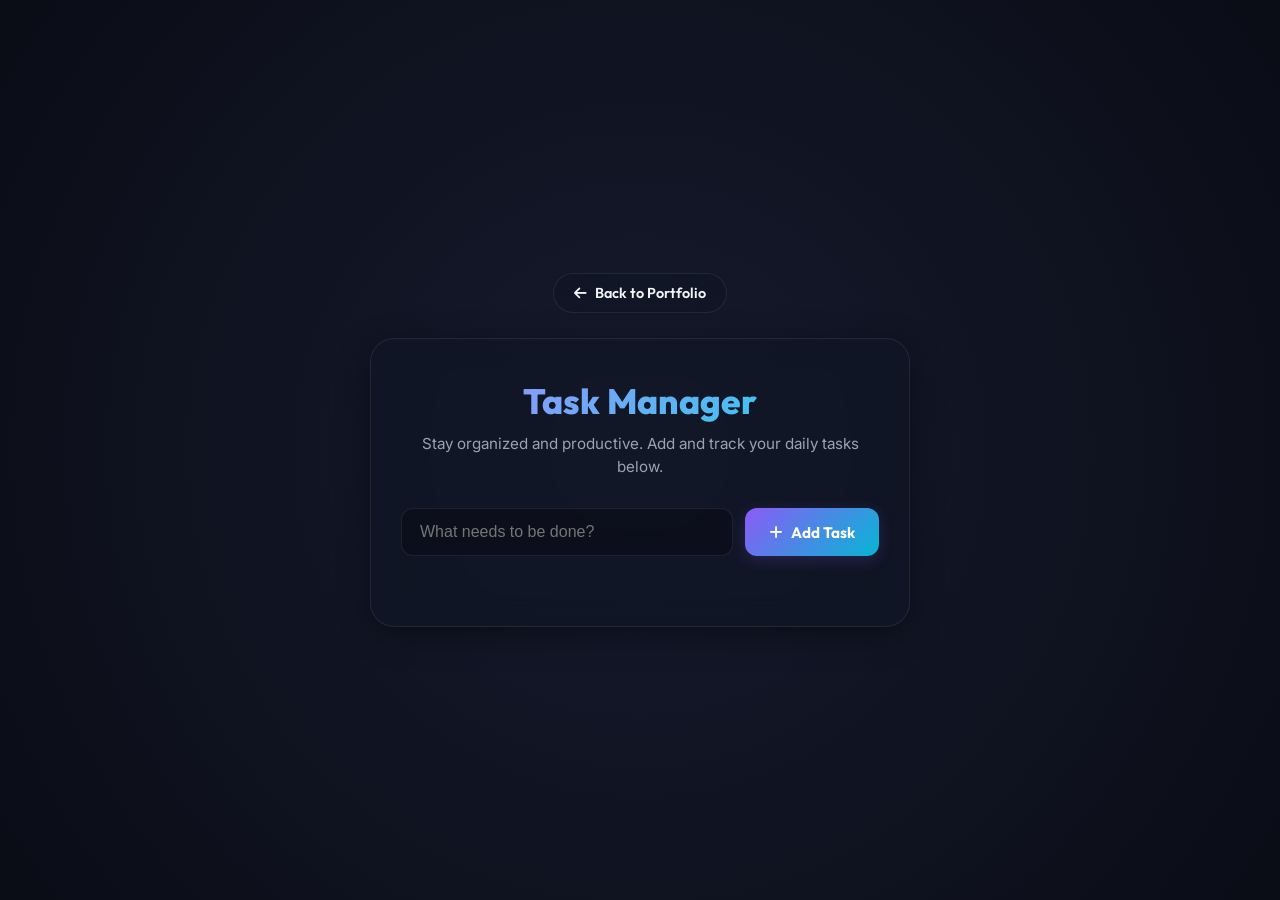
<file: todo_list/index.html>
<!DOCTYPE html>
<html lang="en">
<head>
	<meta charset="UTF-8">
	<meta name="viewport" content="width=device-width, initial-scale=1.0">
	<title>Task Manager | To-Do List</title>
    <!-- Google Fonts -->
    <link rel="preconnect" href="https://fonts.googleapis.com">
    <link rel="preconnect" href="https://fonts.gstatic.com" crossorigin>
    <link href="https://fonts.googleapis.com/css2?family=Inter:wght@300;400;500;600&family=Outfit:wght@400;600;700;800&display=swap" rel="stylesheet">
    <!-- FontAwesome Icons -->
    <link rel="stylesheet" href="https://cdnjs.cloudflare.com/ajax/libs/font-awesome/6.4.0/css/all.min.css">
	<link rel="stylesheet" href="styles.css">
</head>
<body>
    <a href="../index.html" class="back-btn">
        <i class="fa-solid fa-arrow-left"></i>
        <span>Back to Portfolio</span>
    </a>

	<div class="container">
        <h1>Task Manager</h1>
        <p class="subtitle">Stay organized and productive. Add and track your daily tasks below.</p>
        <div class="input-container">
            <input type="text" id="taskInput" placeholder="What needs to be done?">
            <button onclick="addTask()"><i class="fa-solid fa-plus"></i> Add Task</button>
        </div>
        <ul id="taskList"></ul>
	</div>
	<script src="script.js"></script>
</body>
</html>
</file>
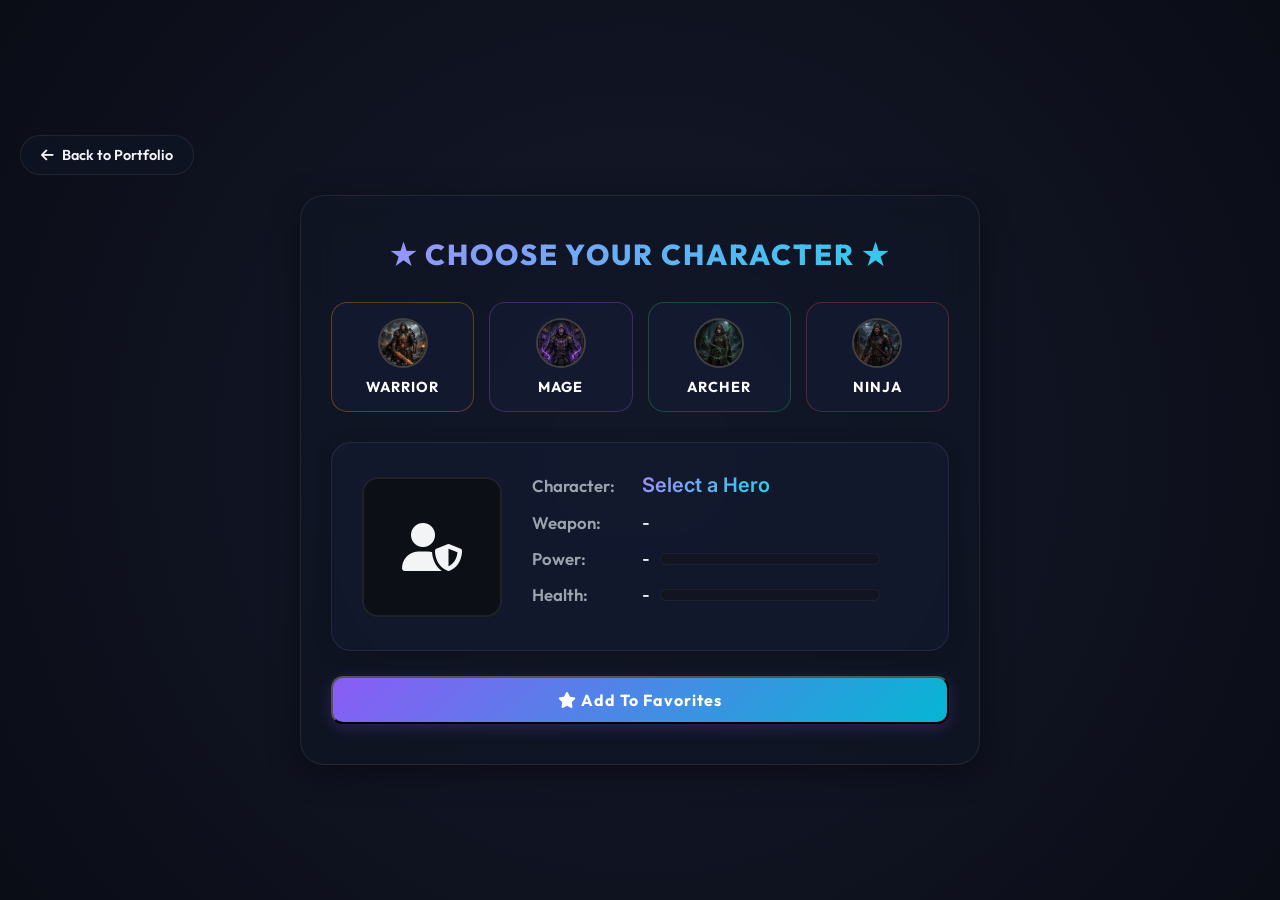
<file: mini_game.html>
<!DOCTYPE HTML>
<html lang="en">
<head>
    <meta charset="UTF-8">
    <meta name="viewport" content="width=device-width, initial-scale=1.0">
    <title>Character Selection | Mini Game</title>
    <!-- Google Fonts -->
    <link rel="preconnect" href="https://fonts.googleapis.com">
    <link rel="preconnect" href="https://fonts.gstatic.com" crossorigin>
    <link href="https://fonts.googleapis.com/css2?family=Inter:wght@300;400;500;600&family=Outfit:wght@400;600;700;800&display=swap" rel="stylesheet">
    <!-- FontAwesome Icons -->
    <link rel="stylesheet" href="https://cdnjs.cloudflare.com/ajax/libs/font-awesome/6.4.0/css/all.min.css">
    
    <style>
        :root {
            --font-heading: 'Outfit', sans-serif;
            --font-body: 'Inter', sans-serif;
            --bg-primary: #0a0d16;
            --bg-card: rgba(16, 22, 38, 0.6);
            --border-color: rgba(255, 255, 255, 0.08);
            --text-primary: #f3f4f6;
            --text-secondary: #9ca3af;
            
            /* Character Theme Colors */
            --warrior-color: #ffa500;
            --mage-color: #a855f7;
            --archer-color: #22c55e;
            --ninja-color: #ef4444;
        }

        * {
            margin: 0;
            padding: 0;
            box-sizing: border-box;
        }

        body {
            background-color: var(--bg-primary);
            background-image: radial-gradient(circle at 50% 50%, #161a2d 0%, #0a0d16 100%);
            color: var(--text-primary);
            font-family: var(--font-body);
            text-align: center;
            min-height: 100vh;
            padding: 40px 20px;
            display: flex;
            flex-direction: column;
            align-items: center;
            justify-content: center;
            transition: background-color 0.8s ease;
        }

        .back-btn {
            align-self: flex-start;
            margin-bottom: 20px;
            display: inline-flex;
            align-items: center;
            gap: 8px;
            padding: 10px 20px;
            background: var(--bg-card);
            border: 1px solid var(--border-color);
            border-radius: 20px;
            color: var(--text-primary);
            text-decoration: none;
            font-family: var(--font-heading);
            font-weight: 600;
            font-size: 0.9rem;
            transition: 0.3s ease;
            cursor: pointer;
            backdrop-filter: blur(10px);
        }

        .back-btn:hover {
            border-color: #8b5cf6;
            transform: translateX(-3px);
            box-shadow: 0 0 15px rgba(139, 92, 246, 0.2);
        }

        .container {
            width: 100%;
            max-width: 680px;
            background-color: var(--bg-card);
            border: 1px solid var(--border-color);
            border-radius: 24px;
            padding: 40px 30px;
            box-shadow: 0 8px 32px 0 rgba(0, 0, 0, 0.37);
            backdrop-filter: blur(16px);
            margin: 0 auto;
        }

        h2 {
            font-family: var(--font-heading);
            color: #ffffff;
            font-size: 1.8rem;
            font-weight: 800;
            margin-bottom: 30px;
            letter-spacing: 2px;
            text-transform: uppercase;
            background: linear-gradient(135deg, #a78bfa 0%, #22d3ee 100%);
            -webkit-background-clip: text;
            -webkit-text-fill-color: transparent;
        }

        /* Buttons Grid */
        .character-select-grid {
            display: grid;
            grid-template-columns: repeat(4, 1fr);
            gap: 15px;
            margin-bottom: 30px;
        }

        .char-btn {
            font-family: var(--font-heading);
            font-weight: 700;
            font-size: 0.9rem;
            letter-spacing: 1px;
            padding: 15px 10px;
            cursor: pointer;
            border-radius: 16px;
            background-color: rgba(22, 31, 56, 0.5);
            color: white;
            border: 1px solid var(--border-color);
            transition: all 0.3s cubic-bezier(0.4, 0, 0.2, 1);
            display: flex;
            flex-direction: column;
            align-items: center;
            gap: 10px;
        }

        .char-btn img {
            width: 50px;
            height: 50px;
            object-fit: cover;
            border-radius: 50%;
            border: 2px solid rgba(255, 255, 255, 0.2);
            background: #111;
            /* Stylized fallback if image breaks */
            alt: "Char";
        }

        .char-btn:hover {
            transform: translateY(-5px);
            background-color: rgba(30, 41, 73, 0.8);
        }

        /* Hover glows based on character class */
        .char-btn.warrior { border-color: rgba(255, 165, 0, 0.3); }
        .char-btn.warrior:hover { border-color: var(--warrior-color); box-shadow: 0 0 15px rgba(255, 165, 0, 0.4); }
        
        .char-btn.mage { border-color: rgba(168, 85, 247, 0.3); }
        .char-btn.mage:hover { border-color: var(--mage-color); box-shadow: 0 0 15px rgba(168, 85, 247, 0.4); }
        
        .char-btn.archer { border-color: rgba(34, 197, 94, 0.3); }
        .char-btn.archer:hover { border-color: var(--archer-color); box-shadow: 0 0 15px rgba(34, 197, 94, 0.4); }
        
        .char-btn.ninja { border-color: rgba(239, 68, 68, 0.3); }
        .char-btn.ninja:hover { border-color: var(--ninja-color); box-shadow: 0 0 15px rgba(239, 68, 68, 0.4); }

        /* Favorite Indicator Block */
        #fav {
            font-family: var(--font-heading);
            font-size: 1rem;
            font-weight: 600;
            color: #ffb700;
            margin: 20px 0;
            padding: 10px;
            border-radius: 8px;
            background: rgba(255, 183, 0, 0.1);
            border: 1px solid rgba(255, 183, 0, 0.2);
            display: none;
            animation: fadeIn 0.3s ease;
        }

        @keyframes fadeIn {
            from { opacity: 0; transform: translateY(-10px); }
            to { opacity: 1; transform: translateY(0); }
        }

        /* Details Card Panel */
        .details-panel {
            margin-top: 25px;
            background-color: rgba(22, 31, 56, 0.4);
            border: 1px solid var(--border-color);
            border-radius: 20px;
            padding: 30px;
            box-shadow: 0 4px 20px rgba(0, 0, 0, 0.2);
            transition: all 0.5s ease;
            display: flex;
            gap: 30px;
            align-items: center;
            text-align: left;
        }

        .avatar-container {
            flex-shrink: 0;
            width: 140px;
            height: 140px;
            border-radius: 16px;
            overflow: hidden;
            border: 2px solid var(--border-color);
            background-color: #0d0f17;
            display: flex;
            align-items: center;
            justify-content: center;
            position: relative;
        }

        #bigImage {
            width: 100%;
            height: 100%;
            object-fit: cover;
            opacity: 0;
            transition: opacity 0.5s ease;
        }

        #bigImage[src] {
            opacity: 1;
        }

        /* Placeholder icon when image is broken/empty */
        .avatar-placeholder {
            position: absolute;
            font-size: 3rem;
            color: var(--text-muted);
            z-index: 0;
        }

        .info-container {
            flex-grow: 1;
        }

        .info-row {
            display: flex;
            align-items: center;
            margin-bottom: 15px;
            font-size: 1.05rem;
        }

        .info-label {
            font-family: var(--font-heading);
            font-weight: 600;
            width: 110px;
            color: var(--text-secondary);
        }

        .info-value {
            font-weight: 600;
            color: #ffffff;
        }

        #name {
            font-size: 1.25rem;
            background: linear-gradient(135deg, #a78bfa 0%, #22d3ee 100%);
            -webkit-background-clip: text;
            -webkit-text-fill-color: transparent;
        }

        /* Bar Widgets */
        .stat-bar-outer {
            width: 100%;
            max-width: 220px;
            height: 12px;
            background: #111522;
            border-radius: 6px;
            overflow: hidden;
            display: inline-block;
            vertical-align: middle;
            margin-left: 10px;
            border: 1px solid rgba(255, 255, 255, 0.05);
        }

        .stat-bar-fill {
            height: 100%;
            width: 0%;
            border-radius: 6px;
            transition: width 0.8s cubic-bezier(0.1, 1, 0.1, 1);
        }

        #powerFill { background: linear-gradient(90deg, #3b82f6, #06b6d4); }
        #healthFill { background: linear-gradient(90deg, #ef4444, #f97316); }

        /* Fav Button */
        .fav-btn {
            margin-top: 25px;
            width: 100%;
            padding: 12px;
            font-family: var(--font-heading);
            font-weight: 700;
            font-size: 1rem;
            letter-spacing: 1px;
            border-radius: 12px;
            background: linear-gradient(135deg, #8b5cf6 0%, #06b6d4 100%);
            color: white;
            transition: 0.3s ease;
            box-shadow: 0 4px 15px rgba(139, 92, 246, 0.2);
        }

        .fav-btn:hover {
            transform: translateY(-2px);
            box-shadow: 0 8px 25px rgba(139, 92, 246, 0.4);
        }

        /* Responsive */
        @media (max-width: 600px) {
            .character-select-grid {
                grid-template-columns: repeat(2, 1fr);
            }
            .details-panel {
                flex-direction: column;
                text-align: center;
            }
            .info-row {
                justify-content: center;
                flex-wrap: wrap;
                gap: 5px;
            }
            .info-label {
                width: 100%;
                margin-bottom: 2px;
            }
            .stat-bar-outer {
                margin-left: 0;
                margin-top: 5px;
            }
        }
    </style>
</head>
<body>

    <a href="index.html" class="back-btn">
        <i class="fa-solid fa-arrow-left"></i>
        <span>Back to Portfolio</span>
    </a>

    <div class="container">
        <h2>★ Choose Your Character ★</h2>
        
        <div class="character-select-grid">
            <button class="char-btn warrior" onclick="war()">
                <img src="assets/warrior.jpg" onerror="this.style.display='none'" alt="">
                <span>WARRIOR</span>
            </button>
            <button class="char-btn mage" onclick="mag()">
                <img src="assets/mage.jpg" onerror="this.style.display='none'" alt="">
                <span>MAGE</span>
            </button>
            <button class="char-btn archer" onclick="arc()">
                <img src="assets/archer.jpg" onerror="this.style.display='none'" alt="">
                <span>ARCHER</span>
            </button>
            <button class="char-btn ninja" onclick="nin()">
                <img src="assets/ninja.jpg" onerror="this.style.display='none'" alt="">
                <span>NINJA</span>
            </button>
        </div>

        <div id="fav"></div>

        <div class="details-panel" id="details-card">
            <div class="avatar-container">
                <i class="fa-solid fa-user-shield avatar-placeholder"></i>
                <img id="bigImage" alt="">
            </div>
            
            <div class="info-container">
                <div class="info-row">
                    <span class="info-label">Character:</span>
                    <span class="info-value" id="name">Select a Hero</span>
                </div>
                <div class="info-row">
                    <span class="info-label">Weapon:</span>
                    <span class="info-value" id="weapon">-</span>
                </div>
                <div class="info-row">
                    <span class="info-label">Power:</span>
                    <span class="info-value" id="power">-</span>
                    <div class="stat-bar-outer">
                        <div class="stat-bar-fill" id="powerFill"></div>
                    </div>
                </div>
                <div class="info-row">
                    <span class="info-label">Health:</span>
                    <span class="info-value" id="health">-</span>
                    <div class="stat-bar-outer">
                        <div class="stat-bar-fill" id="healthFill"></div>
                    </div>
                </div>
            </div>
        </div>

        <button onclick="fav()" class="fav-btn">
            <i class="fa-solid fa-star"></i> Add To Favorites
        </button>
    </div>

    <script>
        // Keep tracking variable
        let Character = "";

        function war() {
            Character = "warrior";
            changeTheme("warrior");
            changeBackground("warrior");
            document.getElementById("bigImage").src = "assets/warrior.jpg";
            document.getElementById("name").innerHTML = "Warrior";
            document.getElementById("weapon").innerHTML = "Sword";
            document.getElementById("power").innerHTML = "100";
            document.getElementById("health").innerHTML = "50";

            document.getElementById("powerFill").style.width = "100%";
            document.getElementById("healthFill").style.width = "50%";
            
            // Adjust visual placeholder
            updatePlaceholderIcon("fa-user-ninja");
        }

        function mag() {
            Character = "mage";
            changeTheme("mage");
            changeBackground("mage");
            document.getElementById("bigImage").src = "assets/mage.jpg";
            document.getElementById("name").innerHTML = "Mage";
            document.getElementById("weapon").innerHTML = "Magic Wand";
            document.getElementById("power").innerHTML = "80";
            document.getElementById("health").innerHTML = "70";

            document.getElementById("powerFill").style.width = "80%";
            document.getElementById("healthFill").style.width = "70%";
            
            updatePlaceholderIcon("fa-wand-magic-sparkles");
        }

        function arc() {
            Character = "archer";
            changeTheme("archer");
            changeBackground("archer");
            document.getElementById("bigImage").src = "assets/archer.jpg";
            document.getElementById("name").innerHTML = "Archer";
            document.getElementById("weapon").innerHTML = "Bow & Arrow";
            document.getElementById("power").innerHTML = "90";
            document.getElementById("health").innerHTML = "40";

            document.getElementById("powerFill").style.width = "90%";
            document.getElementById("healthFill").style.width = "40%";
            
            updatePlaceholderIcon("fa-crosshairs");
        }

        function nin() {
            Character = "ninja";
            changeTheme("ninja");
            changeBackground("ninja");
            document.getElementById("bigImage").src = "assets/ninja.jpg";
            document.getElementById("name").innerHTML = "Ninja";
            document.getElementById("weapon").innerHTML = "Katana";
            document.getElementById("power").innerHTML = "95";
            document.getElementById("health").innerHTML = "80";

            document.getElementById("powerFill").style.width = "95%";
            document.getElementById("healthFill").style.width = "80%";
            
            updatePlaceholderIcon("fa-user-ninja");
        }

        function updatePlaceholderIcon(iconClass) {
            const placeholder = document.querySelector('.avatar-placeholder');
            placeholder.className = `fa-solid ${iconClass} avatar-placeholder`;
        }
        
        function changeBackground(character){
            let details = document.getElementById("details-card");
            switch(character){
                case "warrior":
                    details.style.backgroundColor = "rgba(255, 165, 0, 0.15)";
                    details.style.borderColor = "var(--warrior-color)";
                    details.style.boxShadow = "0 8px 32px rgba(255, 165, 0, 0.2)";
                    break;
                case "mage":
                    details.style.backgroundColor = "rgba(168, 85, 247, 0.15)";
                    details.style.borderColor = "var(--mage-color)";
                    details.style.boxShadow = "0 8px 32px rgba(168, 85, 247, 0.2)";
                    break;
                case "archer":
                    details.style.backgroundColor = "rgba(34, 197, 94, 0.15)";
                    details.style.borderColor = "var(--archer-color)";
                    details.style.boxShadow = "0 8px 32px rgba(34, 197, 94, 0.2)";
                    break;
                case "ninja":
                    details.style.backgroundColor = "rgba(239, 68, 68, 0.15)";
                    details.style.borderColor = "var(--ninja-color)";
                    details.style.boxShadow = "0 8px 32px rgba(239, 68, 68, 0.2)";
                    break;
            }
        }

        function changeTheme(character){
            switch(character){
                case "warrior":
                    document.body.style.backgroundColor = "#241805";
                    break;
                case "mage":
                    document.body.style.backgroundColor = "#1b0a2d";
                    break;
                case "archer":
                    document.body.style.backgroundColor = "#071f0d";
                    break;
                case "ninja":
                    document.body.style.backgroundColor = "#260606";
                    break;
            }
        }

        function fav() {
            const favDiv = document.getElementById("fav");
            if (Character === "") {
                favDiv.style.display = "block";
                favDiv.innerHTML = "⚠️ Please select a character first.";
                favDiv.style.color = "#ef4444";
                favDiv.style.backgroundColor = "rgba(239, 68, 68, 0.1)";
                favDiv.style.borderColor = "rgba(239, 68, 68, 0.2)";
                return;
            }
            
            // Format character capitalization
            const displayName = Character.charAt(0).toUpperCase() + Character.slice(1);
            favDiv.style.display = "block";
            favDiv.innerHTML = `⭐ Favorite Character Selected: <strong>${displayName}</strong>`;
            favDiv.style.color = "#ffb700";
            favDiv.style.backgroundColor = "rgba(255, 183, 0, 0.1)";
            favDiv.style.borderColor = "rgba(255, 183, 0, 0.2)";
        }
    </script>
</body>
</html>
</file>
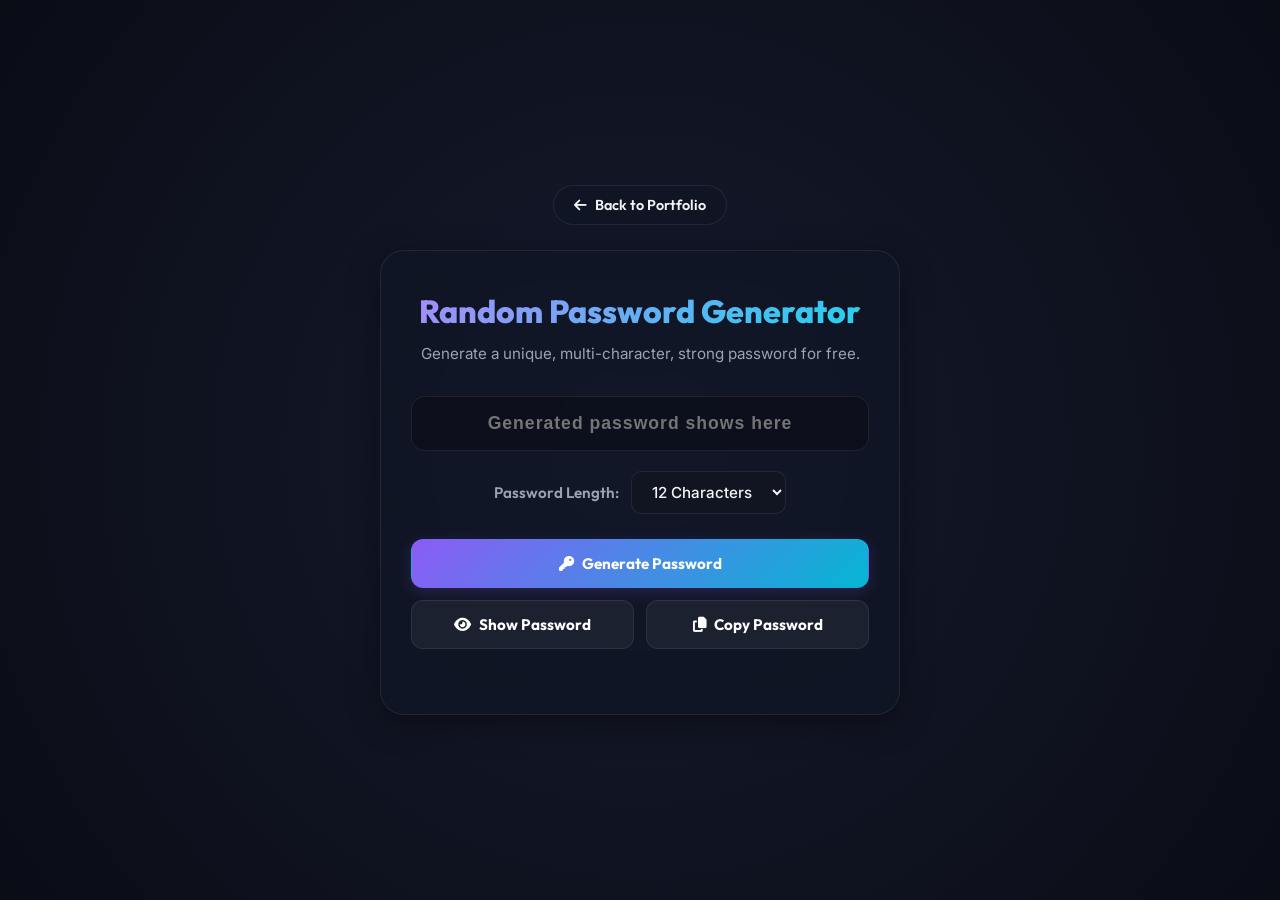
<file: Password_Generator.html>
<!DOCTYPE HTML>
<html lang="en">
<head>
    <meta charset="UTF-8">
    <meta name="viewport" content="width=device-width, initial-scale=1.0">
    <title>Random Password Generator</title>
    <!-- Google Fonts -->
    <link rel="preconnect" href="https://fonts.googleapis.com">
    <link rel="preconnect" href="https://fonts.gstatic.com" crossorigin>
    <link href="https://fonts.googleapis.com/css2?family=Inter:wght@300;400;500;600&family=Outfit:wght@400;600;700;800&display=swap" rel="stylesheet">
    <!-- FontAwesome Icons -->
    <link rel="stylesheet" href="https://cdnjs.cloudflare.com/ajax/libs/font-awesome/6.4.0/css/all.min.css">

    <style>
        :root {
            --font-heading: 'Outfit', sans-serif;
            --font-body: 'Inter', sans-serif;
            --bg-primary: #0a0d16;
            --bg-card: rgba(16, 22, 38, 0.6);
            --border-color: rgba(255, 255, 255, 0.08);
            --text-primary: #f3f4f6;
            --text-secondary: #9ca3af;
            
            --accent-purple: #8b5cf6;
            --accent-cyan: #06b6d4;
            --gradient-accent: linear-gradient(135deg, var(--accent-purple) 0%, var(--accent-cyan) 100%);
        }

        * {
            margin: 0;
            padding: 0;
            box-sizing: border-box;
        }

        body {
            background-color: var(--bg-primary);
            background-image: radial-gradient(circle at 50% 50%, #161a2d 0%, #0a0d16 100%);
            color: var(--text-primary);
            font-family: var(--font-body);
            text-align: center;
            min-height: 100vh;
            padding: 40px 20px;
            display: flex;
            flex-direction: column;
            align-items: center;
            justify-content: center;
        }

        .back-btn {
            align-self: flex-start;
            margin-bottom: 25px;
            display: inline-flex;
            align-items: center;
            gap: 8px;
            padding: 10px 20px;
            background: var(--bg-card);
            border: 1px solid var(--border-color);
            border-radius: 20px;
            color: var(--text-primary);
            text-decoration: none;
            font-family: var(--font-heading);
            font-weight: 600;
            font-size: 0.9rem;
            transition: 0.3s ease;
            cursor: pointer;
            backdrop-filter: blur(10px);
            margin-left: auto;
            margin-right: auto;
            max-width: 200px;
        }

        .back-btn:hover {
            border-color: var(--accent-purple);
            transform: translateX(-3px);
            box-shadow: 0 0 15px rgba(139, 92, 246, 0.2);
        }

        .container {
            width: 100%;
            max-width: 520px;
            background-color: var(--bg-card);
            border: 1px solid var(--border-color);
            border-radius: 24px;
            padding: 40px 30px;
            box-shadow: 0 8px 32px 0 rgba(0, 0, 0, 0.37);
            backdrop-filter: blur(16px);
            margin: 0 auto;
        }

        h1 {
            font-family: var(--font-heading);
            font-size: 2rem;
            font-weight: 800;
            margin-bottom: 12px;
            background: linear-gradient(135deg, #a78bfa 0%, #22d3ee 100%);
            -webkit-background-clip: text;
            -webkit-text-fill-color: transparent;
        }

        p.subtitle {
            color: var(--text-secondary);
            font-size: 0.95rem;
            margin-bottom: 30px;
            line-height: 1.5;
        }

        /* Password Display Field */
        .password-field-wrapper {
            position: relative;
            margin-bottom: 20px;
        }

        input[type="password"], input[type="text"] {
            width: 100%;
            padding: 16px 20px;
            font-size: 1.1rem;
            font-weight: 600;
            color: #ffffff;
            background-color: rgba(10, 13, 22, 0.6);
            border: 1px solid var(--border-color);
            border-radius: 14px;
            outline: none;
            transition: all 0.3s ease;
            letter-spacing: 1px;
            text-align: center;
        }

        input:focus {
            border-color: var(--accent-cyan);
            box-shadow: 0 0 12px rgba(6, 182, 212, 0.2);
            background-color: rgba(10, 13, 22, 0.8);
        }

        /* Dropdown Select */
        .select-wrapper {
            margin-bottom: 25px;
            display: flex;
            align-items: center;
            justify-content: center;
            gap: 12px;
        }

        label {
            font-family: var(--font-heading);
            font-weight: 600;
            font-size: 0.95rem;
            color: var(--text-secondary);
        }

        select {
            padding: 10px 16px;
            font-size: 0.95rem;
            font-family: var(--font-body);
            font-weight: 500;
            color: var(--text-primary);
            background-color: #111522;
            border: 1px solid var(--border-color);
            border-radius: 10px;
            outline: none;
            cursor: pointer;
            transition: 0.3s ease;
        }

        select:focus {
            border-color: var(--accent-purple);
        }

        /* Buttons Styling */
        .btn-group {
            display: flex;
            flex-direction: column;
            gap: 12px;
            margin-bottom: 25px;
        }

        .action-row {
            display: grid;
            grid-template-columns: 1fr 1fr;
            gap: 12px;
        }

        button {
            display: inline-flex;
            align-items: center;
            justify-content: center;
            gap: 8px;
            padding: 14px 20px;
            font-family: var(--font-heading);
            font-weight: 700;
            font-size: 0.95rem;
            border-radius: 12px;
            cursor: pointer;
            transition: all 0.3s ease;
            color: white;
            border: 1px solid transparent;
        }

        .btn-generate {
            background: var(--gradient-accent);
            box-shadow: 0 4px 15px rgba(139, 92, 246, 0.2);
            width: 100%;
        }

        .btn-generate:hover {
            transform: translateY(-2px);
            box-shadow: 0 8px 25px rgba(139, 92, 246, 0.4);
        }

        .btn-toggle {
            background-color: rgba(255, 255, 255, 0.05);
            border: 1px solid var(--border-color);
        }

        .btn-toggle:hover {
            background-color: rgba(255, 255, 255, 0.1);
            border-color: var(--accent-cyan);
        }

        .btn-copy {
            background-color: rgba(255, 255, 255, 0.05);
            border: 1px solid var(--border-color);
        }

        .btn-copy:hover {
            background-color: rgba(255, 255, 255, 0.1);
            border-color: #22c55e;
        }

        /* Results / Message Feedbacks */
        .message-box {
            font-size: 0.9rem;
            font-weight: 600;
            padding: 10px;
            border-radius: 8px;
            margin-top: 15px;
            animation: slideUp 0.3s ease;
        }

        @keyframes slideUp {
            from { opacity: 0; transform: translateY(8px); }
            to { opacity: 1; transform: translateY(0); }
        }

        /* Text Feedbacks */
        .copy {
            color: #22c55e;
            background: rgba(34, 197, 94, 0.1);
            border: 1px solid rgba(34, 197, 94, 0.15);
        }

        .error-msg {
            color: #ef4444;
            background: rgba(239, 68, 68, 0.1);
            border: 1px solid rgba(239, 68, 68, 0.15);
        }

        /* Strength Indicators */
        .strength-container {
            display: flex;
            align-items: center;
            justify-content: center;
            gap: 10px;
            margin-top: 10px;
            font-size: 0.95rem;
            font-weight: 600;
        }

        .strength-label {
            color: var(--text-secondary);
        }

        #strength {
            padding: 4px 12px;
            border-radius: 20px;
            text-transform: uppercase;
            font-size: 0.8rem;
            letter-spacing: 1px;
            font-weight: 700;
        }

        .w {
            color: #ef4444;
            background-color: rgba(239, 68, 68, 0.15);
            border: 1px solid rgba(239, 68, 68, 0.2);
            box-shadow: 0 0 10px rgba(239, 68, 68, 0.1);
        }

        .m {
            color: #f97316;
            background-color: rgba(249, 115, 22, 0.15);
            border: 1px solid rgba(249, 115, 22, 0.2);
            box-shadow: 0 0 10px rgba(249, 115, 22, 0.1);
        }

        .s {
            color: #22c55e;
            background-color: rgba(34, 197, 94, 0.15);
            border: 1px solid rgba(34, 197, 94, 0.2);
            box-shadow: 0 0 10px rgba(34, 197, 94, 0.1);
        }
    </style>
</head>
<body>

    <a href="index.html" class="back-btn">
        <i class="fa-solid fa-arrow-left"></i>
        <span>Back to Portfolio</span>
    </a>

    <div class="container">
        <h1>Random Password Generator</h1>
        <p class="subtitle">Generate a unique, multi-character, strong password for free.</p>
        
        <div class="password-field-wrapper">
            <input type="password" id="paswrd" placeholder="Generated password shows here" readonly>
        </div>

        <div class="select-wrapper">
            <label for="length">Password Length:</label>
            <select id="length">
                <option value="6">6 Characters</option> 
                <option value="8">8 Characters</option> 
                <option value="12" selected>12 Characters</option> 
                <option value="16">16 Characters</option> 
            </select>
        </div>

        <div class="btn-group">
            <button onclick="Password()" class="btn-generate">
                <i class="fa-solid fa-key"></i> Generate Password
            </button>
            <div class="action-row">
                <button onclick="toogle()" id="tooglebtn" class="btn-toggle">
                    <i class="fa-solid fa-eye"></i> Show Password
                </button>
                <button onclick="copy()" class="btn-copy">
                    <i class="fa-solid fa-copy"></i> Copy Password
                </button>
            </div>
        </div>

        <div class="strength-container" id="strength-row" style="display: none;">
            <span class="strength-label">Security Level:</span>
            <span id="strength">-</span>
        </div>

        <div id="result" class="message-box" style="display: none;"></div>
        <div id="pass" class="message-box" style="display: none;"></div>
    </div>

    <script>
        function Password() {
            let st = "0123456789ABCDEFGHIJKLMNOPQRSTUVWXYZabcdefghijklmnopqrstuvwxyz@#&$";
            let password = "";
            let len = document.getElementById("length").value;
            for(let i = 0; i < len; i++) {
                let x = Math.floor(Math.random() * st.length);
                password += st[x];
            }
            document.getElementById("paswrd").value = password; 
            
            // Show strength row
            document.getElementById("strength-row").style.display = "flex";
            strength(password);

            // Clear result messages when generating a new password
            const resultDiv = document.getElementById("result");
            resultDiv.style.display = "none";
            const passDiv = document.getElementById("pass");
            passDiv.style.display = "none";
        }  

        function copy() {
            let copyText = document.getElementById("paswrd").value;
            const resultDiv = document.getElementById("result");
            
            if (copyText.trim() === "") {
                resultDiv.style.display = "block";
                resultDiv.innerText = "⚠️ Please generate a password first";
                resultDiv.className = "message-box error-msg";
                return;
            }
            
            navigator.clipboard.writeText(copyText);
            resultDiv.style.display = "block";
            resultDiv.innerText = "✅ Password copied to clipboard!";
            resultDiv.className = "message-box copy";
        }
           
        function strength(pwd) {
            let score = 0;

            if (/[A-Z]/.test(pwd)) score++;
            if (/[a-z]/.test(pwd)) score++;
            if (/[0-9]/.test(pwd)) score++;
            if (/[@#&$]/.test(pwd)) score++;

            let str = document.getElementById("strength");

            if (score <= 2) {
                str.innerText = "Weak";
                str.className = "w";
            } else if (score === 3) {
                str.innerText = "Medium";
                str.className = "m";
            } else if (score === 4) {
                str.innerText = "Strong";
                str.className = "s";
            }  
        }

        // Note: keeping "toogle" spelling as it's wired to the button's onclick="toogle()"
        function toogle() {
            let x = document.getElementById("paswrd");
            const passDiv = document.getElementById("pass");

            if (x.value.trim() === "") {
                passDiv.style.display = "block";
                passDiv.innerText = "⚠️ Please generate a password first";
                passDiv.className = "message-box error-msg";
                return;
            }

            if (x.type === "password") {
                x.type = "text";
                document.getElementById("tooglebtn").innerHTML = `<i class="fa-solid fa-eye-slash"></i> Hide Password`;
            } else {
                x.type = "password";
                document.getElementById("tooglebtn").innerHTML = `<i class="fa-solid fa-eye"></i> Show Password`;
            }
        }
    </script>
</body>
</html>
</file>
<file: style.css>
/* ==========================================================================
   DESIGN SYSTEM & VARIABLES
   ========================================================================== */
:root {
    /* Fonts */
    --font-heading: 'Outfit', -apple-system, BlinkMacSystemFont, "Segoe UI", Roboto, sans-serif;
    --font-body: 'Inter', -apple-system, BlinkMacSystemFont, "Segoe UI", Roboto, sans-serif;

    /* Transition Speeds */
    --transition-fast: 0.2s ease;
    --transition-normal: 0.3s ease;
    --transition-slow: 0.5s cubic-bezier(0.4, 0, 0.2, 1);

    /* Grid & Container */
    --container-max-width: 1200px;
    --section-padding: 100px 0;

    /* Theme colors: Dark Mode (Default) */
    --bg-primary: #0a0d16;
    --bg-secondary: rgba(16, 22, 38, 0.7);
    --bg-tertiary: #161f38;
    --text-primary: #f3f4f6;
    --text-secondary: #9ca3af;
    --text-muted: #6b7280;
    
    --accent-color-1: #8b5cf6; /* Violet */
    --accent-color-2: #06b6d4; /* Cyan */
    --gradient-accent: linear-gradient(135deg, var(--accent-color-1) 0%, var(--accent-color-2) 100%);
    --gradient-accent-hover: linear-gradient(135deg, #7c3aed 0%, #0891b2 100%);
    --gradient-text: linear-gradient(135deg, #a78bfa 0%, #22d3ee 100%);
    
    --border-color: rgba(255, 255, 255, 0.08);
    --border-color-hover: rgba(255, 255, 255, 0.16);
    --shadow-sm: 0 4px 6px -1px rgba(0, 0, 0, 0.1);
    --shadow-md: 0 10px 15px -3px rgba(0, 0, 0, 0.3);
    --shadow-lg: 0 20px 25px -5px rgba(0, 0, 0, 0.5);
    --shadow-accent: 0 10px 25px -5px rgba(139, 92, 246, 0.3);
    
    --glass-bg: rgba(16, 22, 38, 0.6);
    --glass-blur: blur(16px);
    --glass-border: 1px solid rgba(255, 255, 255, 0.08);
    --glass-shadow: 0 8px 32px 0 rgba(0, 0, 0, 0.37);

    /* Brands colored variables */
    --html-color: #e34c26;
    --css-color: #264de4;
    --js-color: #f0db4f;
    --react-color: #61dbfb;
    --node-color: #3c873a;
    --sql-color: #00758f;
    --py-color: #306998;
    --api-color: #00b4d8;
    --git-color: #f1502f;
    --docker-color: #0db7ed;
    --aws-color: #ff9900;
    --figma-color: #f24e1e;
}

/* Theme colors: Light Mode */
[data-theme="light"] {
    --bg-primary: #f8fafc;
    --bg-secondary: rgba(255, 255, 255, 0.75);
    --bg-tertiary: #e2e8f0;
    --text-primary: #0f172a;
    --text-secondary: #475569;
    --text-muted: #94a3b8;
    
    --accent-color-1: #6366f1; /* Indigo */
    --accent-color-2: #3b82f6; /* Blue */
    --gradient-accent: linear-gradient(135deg, var(--accent-color-1) 0%, var(--accent-color-2) 100%);
    --gradient-accent-hover: linear-gradient(135deg, #4f46e5 0%, #2563eb 100%);
    --gradient-text: linear-gradient(135deg, #4f46e5 0%, #06b6d4 100%);
    
    --border-color: rgba(15, 23, 42, 0.08);
    --border-color-hover: rgba(15, 23, 42, 0.16);
    --shadow-sm: 0 4px 6px -1px rgba(0, 0, 0, 0.05);
    --shadow-md: 0 10px 15px -3px rgba(0, 0, 0, 0.1);
    --shadow-lg: 0 20px 25px -5px rgba(0, 0, 0, 0.15);
    --shadow-accent: 0 10px 25px -5px rgba(99, 102, 241, 0.2);
    
    --glass-bg: rgba(255, 255, 255, 0.7);
    --glass-blur: blur(16px);
    --glass-border: 1px solid rgba(15, 23, 42, 0.06);
    --glass-shadow: 0 8px 32px 0 rgba(31, 38, 135, 0.07);
}

/* ==========================================================================
   RESET & BASE STYLES
   ========================================================================== */
*, *::before, *::after {
    margin: 0;
    padding: 0;
    box-sizing: border-box;
}

html {
    scroll-behavior: smooth;
    font-size: 16px;
}

body {
    background-color: var(--bg-primary);
    color: var(--text-primary);
    font-family: var(--font-body);
    line-height: 1.6;
    overflow-x: hidden;
    transition: background-color var(--transition-normal), color var(--transition-normal);
}

h1, h2, h3, h4, h5, h6 {
    font-family: var(--font-heading);
    font-weight: 700;
    color: var(--text-primary);
    line-height: 1.25;
}

a {
    text-decoration: none;
    color: inherit;
    transition: var(--transition-fast);
}

ul {
    list-style: none;
}

img {
    max-width: 100%;
    height: auto;
    display: block;
}

button, input, textarea {
    font-family: inherit;
    font-size: inherit;
    outline: none;
    border: none;
    background: none;
}

button {
    cursor: pointer;
}

/* Custom Scrollbar */
::-webkit-scrollbar {
    width: 10px;
}

::-webkit-scrollbar-track {
    background: var(--bg-primary);
}

::-webkit-scrollbar-thumb {
    background: var(--bg-tertiary);
    border-radius: 5px;
    border: 2px solid var(--bg-primary);
}

::-webkit-scrollbar-thumb:hover {
    background: var(--accent-color-1);
}

/* Scroll Progress Bar */
#scroll-progress {
    position: fixed;
    top: 0;
    left: 0;
    height: 4px;
    background: var(--gradient-accent);
    width: 0%;
    z-index: 1000;
    transition: width 0.1s ease-out;
}

/* ==========================================================================
   REUSABLE UTILITIES
   ========================================================================== */
.container {
    width: 90%;
    max-width: var(--container-max-width);
    margin: 0 auto;
}

.section-padding {
    padding: var(--section-padding);
}

.text-gradient {
    background: var(--gradient-text);
    -webkit-background-clip: text;
    -webkit-text-fill-color: transparent;
}

/* Section Header */
.section-header {
    margin-bottom: 60px;
}

.section-subtitle {
    font-family: var(--font-heading);
    font-size: 0.9rem;
    font-weight: 600;
    text-transform: uppercase;
    letter-spacing: 2px;
    background: var(--gradient-text);
    -webkit-background-clip: text;
    -webkit-text-fill-color: transparent;
    display: inline-block;
    margin-bottom: 10px;
}

.section-title {
    font-size: 2.5rem;
    font-weight: 800;
}

.title-divider {
    width: 60px;
    height: 4px;
    background: var(--gradient-accent);
    border-radius: 2px;
    margin: 15px auto 0;
}

/* Custom Buttons */
.btn {
    display: inline-flex;
    align-items: center;
    justify-content: center;
    gap: 10px;
    padding: 12px 28px;
    font-family: var(--font-heading);
    font-weight: 600;
    border-radius: 30px;
    transition: var(--transition-normal);
    position: relative;
    overflow: hidden;
    z-index: 1;
}

.btn-primary {
    background: var(--gradient-accent);
    color: #ffffff;
    box-shadow: var(--shadow-accent);
}

.btn-primary::before {
    content: '';
    position: absolute;
    top: 0;
    left: 0;
    width: 100%;
    height: 100%;
    background: var(--gradient-accent-hover);
    z-index: -1;
    opacity: 0;
    transition: opacity var(--transition-normal);
}

.btn-primary:hover::before {
    opacity: 1;
}

.btn-primary:hover {
    transform: translateY(-2px);
    box-shadow: 0 15px 30px -5px rgba(139, 92, 246, 0.5);
}

.btn-secondary {
    background: var(--glass-bg);
    color: var(--text-primary);
    border: var(--glass-border);
    backdrop-filter: var(--glass-blur);
}

.btn-secondary:hover {
    background: var(--bg-tertiary);
    border-color: var(--accent-color-1);
    transform: translateY(-2px);
}

/* ==========================================================================
   HEADER & NAVIGATION
   ========================================================================== */
.header {
    position: fixed;
    top: 0;
    left: 0;
    width: 100%;
    z-index: 999;
    background: var(--glass-bg);
    backdrop-filter: var(--glass-blur);
    border-bottom: var(--glass-border);
    box-shadow: var(--glass-shadow);
    transition: background var(--transition-normal), border var(--transition-normal);
}

.nav-container {
    display: flex;
    align-items: center;
    justify-content: space-between;
    height: 80px;
    width: 90%;
    max-width: var(--container-max-width);
    margin: 0 auto;
}

.logo {
    font-family: var(--font-heading);
    font-size: 1.5rem;
    font-weight: 800;
    color: var(--text-primary);
    display: flex;
    align-items: center;
}

.logo-bracket {
    color: var(--accent-color-1);
    font-weight: 600;
}

.logo-dot {
    color: var(--accent-color-2);
}

.nav-list {
    display: flex;
    gap: 30px;
}

.nav-link {
    font-family: var(--font-heading);
    font-weight: 500;
    font-size: 0.95rem;
    color: var(--text-secondary);
    position: relative;
    padding: 5px 0;
}

.nav-link::after {
    content: '';
    position: absolute;
    bottom: 0;
    left: 0;
    width: 0%;
    height: 2px;
    background: var(--gradient-accent);
    transition: width var(--transition-normal);
}

.nav-link:hover, .nav-link.active {
    color: var(--text-primary);
}

.nav-link:hover::after, .nav-link.active::after {
    width: 100%;
}

.nav-actions {
    display: flex;
    align-items: center;
    gap: 15px;
}

/* Theme Toggle Button */
.theme-toggle {
    width: 44px;
    height: 44px;
    border-radius: 50%;
    background: var(--bg-tertiary);
    color: var(--text-primary);
    display: flex;
    align-items: center;
    justify-content: center;
    border: 1px solid var(--border-color);
    transition: var(--transition-normal);
}

.theme-toggle:hover {
    border-color: var(--accent-color-1);
    box-shadow: 0 0 10px rgba(139, 92, 246, 0.2);
    transform: rotate(15deg);
}

/* Control Icon Visibility based on theme */
.sun-icon {
    display: none;
}

[data-theme="light"] .sun-icon {
    display: block;
}

[data-theme="light"] .moon-icon {
    display: none;
}

/* Mobile Toggle Hamburger */
.mobile-toggle {
    display: none;
    flex-direction: column;
    justify-content: space-between;
    width: 30px;
    height: 21px;
    z-index: 1001;
}

.mobile-toggle .bar {
    height: 3px;
    width: 100%;
    background-color: var(--text-primary);
    border-radius: 10px;
    transition: var(--transition-normal);
}

/* Hamburger active transformation */
.mobile-toggle.active .bar:nth-child(1) {
    transform: translateY(9px) rotate(45deg);
}

.mobile-toggle.active .bar:nth-child(2) {
    opacity: 0;
}

.mobile-toggle.active .bar:nth-child(3) {
    transform: translateY(-9px) rotate(-45deg);
}

/* ==========================================================================
   HERO SECTION
   ========================================================================== */
.hero {
    position: relative;
    min-height: 100vh;
    display: flex;
    align-items: center;
    padding-top: 100px;
    overflow: hidden;
}

/* Animated background glow shapes */
.hero-bg-shapes {
    position: absolute;
    top: 0;
    left: 0;
    width: 100%;
    height: 100%;
    z-index: 0;
    pointer-events: none;
}

.shape {
    position: absolute;
    border-radius: 50%;
    filter: blur(120px);
    opacity: 0.15;
    animation: blob-float 20s infinite alternate;
}

[data-theme="light"] .shape {
    opacity: 0.08;
}

.shape-1 {
    top: 10%;
    left: 10%;
    width: 400px;
    height: 400px;
    background: var(--accent-color-1);
}

.shape-2 {
    bottom: 10%;
    right: 15%;
    width: 500px;
    height: 500px;
    background: var(--accent-color-2);
    animation-delay: 5s;
}

.shape-3 {
    top: 40%;
    left: 50%;
    width: 300px;
    height: 300px;
    background: var(--accent-color-1);
    animation-delay: 10s;
}

@keyframes blob-float {
    0% {
        transform: translate(0px, 0px) scale(1);
    }
    33% {
        transform: translate(30px, -50px) scale(1.1);
    }
    66% {
        transform: translate(-20px, 20px) scale(0.95);
    }
    100% {
        transform: translate(0px, 0px) scale(1);
    }
}

.hero-grid {
    display: grid;
    grid-template-columns: 1.2fr 0.8fr;
    gap: 50px;
    align-items: center;
    position: relative;
    z-index: 2;
}

.hero-subtitle {
    display: inline-block;
    font-family: var(--font-heading);
    font-weight: 600;
    font-size: 1rem;
    letter-spacing: 2px;
    text-transform: uppercase;
    color: var(--accent-color-2);
    margin-bottom: 15px;
}

.hero-title {
    font-size: 3.5rem;
    font-weight: 800;
    line-height: 1.1;
    margin-bottom: 15px;
}

.hero-typing {
    font-size: 2rem;
    font-weight: 600;
    margin-bottom: 25px;
    height: 45px;
}

.typing-text {
    background: var(--gradient-text);
    -webkit-background-clip: text;
    -webkit-text-fill-color: transparent;
}

.typed-cursor {
    color: var(--accent-color-2);
    animation: flash 1s infinite;
}

@keyframes flash {
    0%, 100% { opacity: 1; }
    50% { opacity: 0; }
}

.hero-desc {
    font-size: 1.1rem;
    color: var(--text-secondary);
    margin-bottom: 40px;
    max-width: 580px;
}

.hero-actions {
    display: flex;
    gap: 20px;
}

/* Avatar Visual container */
.hero-visual {
    display: flex;
    justify-content: center;
}

.avatar-wrapper {
    position: relative;
    width: 320px;
    height: 320px;
    border-radius: 50%;
    padding: 10px;
    background: var(--gradient-accent);
}

.avatar-glow {
    position: absolute;
    top: 0;
    left: 0;
    width: 100%;
    height: 100%;
    border-radius: 50%;
    background: var(--gradient-accent);
    filter: blur(20px);
    opacity: 0.4;
    z-index: -1;
    animation: pulse 4s infinite alternate;
}

.avatar-img {
    width: 100%;
    height: 100%;
    object-fit: cover;
    border-radius: 50%;
    border: 5px solid var(--bg-primary);
}

@keyframes pulse {
    0% {
        transform: scale(0.98);
        opacity: 0.3;
    }
    100% {
        transform: scale(1.04);
        opacity: 0.6;
    }
}

/* Scroll Down Mouse Widget */
.scroll-down-indicator {
    position: absolute;
    bottom: 40px;
    left: 50%;
    transform: translateX(-50%);
    display: flex;
    flex-direction: column;
    align-items: center;
    gap: 8px;
    z-index: 2;
}

.mouse-icon {
    width: 26px;
    height: 42px;
    border: 2px solid var(--text-secondary);
    border-radius: 15px;
    position: relative;
}

.mouse-icon .wheel {
    width: 4px;
    height: 8px;
    background-color: var(--accent-color-2);
    border-radius: 2px;
    position: absolute;
    top: 6px;
    left: 50%;
    transform: translateX(-50%);
    animation: scroll-wheel 1.5s infinite;
}

.scroll-text {
    font-size: 0.75rem;
    font-weight: 500;
    letter-spacing: 1px;
    text-transform: uppercase;
    color: var(--text-secondary);
}

@keyframes scroll-wheel {
    0% {
        top: 6px;
        opacity: 1;
    }
    100% {
        top: 22px;
        opacity: 0;
    }
}

/* ==========================================================================
   ABOUT ME SECTION
   ========================================================================== */
.about-grid {
    display: grid;
    grid-template-columns: 1.2fr 0.8fr;
    gap: 60px;
    align-items: center;
}

.about-info h3 {
    font-size: 1.75rem;
    margin-bottom: 20px;
    line-height: 1.3;
}

.about-text {
    color: var(--text-secondary);
    margin-bottom: 20px;
}

.personal-details-grid {
    display: grid;
    grid-template-columns: repeat(2, 1fr);
    gap: 20px;
    margin-top: 30px;
    padding-top: 30px;
    border-top: 1px solid var(--border-color);
}

.detail-item {
    display: flex;
    flex-direction: column;
    gap: 5px;
}

.detail-label {
    font-size: 0.8rem;
    text-transform: uppercase;
    letter-spacing: 1px;
    color: var(--text-muted);
    font-weight: 600;
}

.detail-value {
    font-weight: 500;
    color: var(--text-primary);
}

/* Stats Cards Grid */
.about-stats {
    display: grid;
    grid-template-columns: repeat(2, 1fr);
    gap: 20px;
}

.stat-card {
    background: var(--glass-bg);
    backdrop-filter: var(--glass-blur);
    border: var(--glass-border);
    box-shadow: var(--glass-shadow);
    padding: 30px 20px;
    border-radius: 16px;
    text-align: center;
    transition: var(--transition-normal);
}

.stat-card:hover {
    transform: translateY(-5px);
    border-color: var(--accent-color-1);
    box-shadow: 0 10px 20px rgba(139, 92, 246, 0.1);
}

.stat-icon-wrapper {
    width: 50px;
    height: 50px;
    border-radius: 50%;
    background: var(--bg-tertiary);
    color: var(--accent-color-2);
    display: flex;
    align-items: center;
    justify-content: center;
    font-size: 1.25rem;
    margin: 0 auto 15px;
    border: 1px solid var(--border-color);
}

.stat-number {
    display: block;
    font-family: var(--font-heading);
    font-size: 2.2rem;
    font-weight: 800;
    background: var(--gradient-text);
    -webkit-background-clip: text;
    -webkit-text-fill-color: transparent;
    margin-bottom: 5px;
}

.stat-label {
    font-size: 0.85rem;
    font-weight: 500;
    color: var(--text-secondary);
}

/* ==========================================================================
   SKILLS SECTION
   ========================================================================== */
.skills-grid {
    display: grid;
    grid-template-columns: repeat(3, 1fr);
    gap: 30px;
}

.skills-card {
    background: var(--glass-bg);
    backdrop-filter: var(--glass-blur);
    border: var(--glass-border);
    box-shadow: var(--glass-shadow);
    border-radius: 20px;
    padding: 35px 30px;
    transition: var(--transition-normal);
}

.skills-card:hover {
    transform: translateY(-5px);
    border-color: var(--accent-color-2);
    box-shadow: 0 10px 20px rgba(6, 182, 212, 0.1);
}

.skills-card-header {
    display: flex;
    align-items: center;
    gap: 15px;
    margin-bottom: 30px;
    padding-bottom: 15px;
    border-bottom: 1px solid var(--border-color);
}

.header-icon {
    font-size: 1.5rem;
    color: var(--accent-color-2);
}

.skills-card-header h3 {
    font-size: 1.25rem;
    font-weight: 600;
}

.skills-list {
    display: flex;
    flex-direction: column;
    gap: 25px;
}

.skill-item {
    display: flex;
    flex-direction: column;
    gap: 8px;
}

.skill-info {
    display: flex;
    justify-content: space-between;
    font-size: 0.9rem;
    font-weight: 500;
}

.skill-name {
    display: flex;
    align-items: center;
    gap: 8px;
    color: var(--text-primary);
}

.skill-icon {
    font-size: 1.1rem;
}

/* Tech Icon Colors */
.html-color { color: var(--html-color); }
.css-color { color: var(--css-color); }
.js-color { color: var(--js-color); }
.react-color { color: var(--react-color); }
.node-color { color: var(--node-color); }
.sql-color { color: var(--sql-color); }
.py-color { color: var(--py-color); }
.api-color { color: var(--api-color); }
.git-color { color: var(--git-color); }
.docker-color { color: var(--docker-color); }
.aws-color { color: var(--aws-color); }
.figma-color { color: var(--figma-color); }

.skill-percentage {
    color: var(--accent-color-2);
}

.skill-bar-wrapper {
    height: 6px;
    background-color: var(--bg-tertiary);
    border-radius: 3px;
    width: 100%;
    overflow: hidden;
}

.skill-bar {
    height: 100%;
    background: var(--gradient-accent);
    border-radius: 3px;
    width: 0%; /* Dynamic fill via IntersectionObserver/JS */
    transition: width 1.5s cubic-bezier(0.1, 1, 0.1, 1);
}

/* ==========================================================================
   PROJECTS SECTION
   ========================================================================== */
.project-filters {
    display: flex;
    justify-content: center;
    gap: 15px;
    margin-bottom: 50px;
}

.filter-btn {
    padding: 10px 22px;
    font-family: var(--font-heading);
    font-weight: 600;
    font-size: 0.9rem;
    border-radius: 20px;
    border: 1px solid var(--border-color);
    background: var(--bg-tertiary);
    color: var(--text-secondary);
    transition: var(--transition-normal);
}

.filter-btn:hover, .filter-btn.active {
    background: var(--gradient-accent);
    color: #ffffff;
    border-color: transparent;
    box-shadow: var(--shadow-accent);
}

.projects-grid {
    display: grid;
    grid-template-columns: repeat(3, 1fr);
    gap: 30px;
}

.project-card {
    background: var(--glass-bg);
    border: var(--glass-border);
    box-shadow: var(--glass-shadow);
    border-radius: 20px;
    overflow: hidden;
    transition: transform var(--transition-normal), border var(--transition-normal), box-shadow var(--transition-normal);
    display: flex;
    flex-direction: column;
}

.project-card:hover {
    transform: translateY(-8px);
    border-color: var(--accent-color-1);
    box-shadow: 0 15px 30px rgba(139, 92, 246, 0.15);
}

.project-img-wrapper {
    position: relative;
    aspect-ratio: 16 / 10;
    overflow: hidden;
}

.project-img {
    width: 100%;
    height: 100%;
    object-fit: cover;
    transition: transform var(--transition-slow);
}

.project-card:hover .project-img {
    transform: scale(1.08);
}

/* Overlay visible on hover */
.project-overlay {
    position: absolute;
    top: 0;
    left: 0;
    width: 100%;
    height: 100%;
    background: rgba(10, 13, 22, 0.7);
    backdrop-filter: blur(4px);
    display: flex;
    align-items: center;
    justify-content: center;
    opacity: 0;
    transition: opacity var(--transition-normal);
}

.project-card:hover .project-overlay {
    opacity: 1;
}

.project-overlay-links {
    display: flex;
    gap: 15px;
}

.overlay-link {
    width: 50px;
    height: 50px;
    border-radius: 50%;
    background: var(--text-primary);
    color: var(--bg-primary);
    display: flex;
    align-items: center;
    justify-content: center;
    font-size: 1.25rem;
    transform: translateY(20px);
    transition: transform var(--transition-normal), background-color var(--transition-fast);
}

.project-card:hover .overlay-link {
    transform: translateY(0);
}

.project-card:hover .overlay-link:nth-child(2) {
    transition-delay: 0.1s;
}

.overlay-link:hover {
    background: var(--accent-color-2);
    color: #ffffff;
}

.project-details {
    padding: 25px;
    flex-grow: 1;
    display: flex;
    flex-direction: column;
}

.project-category {
    font-family: var(--font-heading);
    font-size: 0.8rem;
    font-weight: 600;
    text-transform: uppercase;
    letter-spacing: 1px;
    color: var(--accent-color-2);
    margin-bottom: 10px;
}

.project-title {
    font-size: 1.3rem;
    font-weight: 700;
    margin-bottom: 12px;
}

.project-description {
    font-size: 0.9rem;
    color: var(--text-secondary);
    margin-bottom: 20px;
    flex-grow: 1;
}

.project-tags {
    display: flex;
    flex-wrap: wrap;
    gap: 8px;
}

.project-tags span {
    font-size: 0.75rem;
    font-weight: 600;
    padding: 4px 10px;
    border-radius: 12px;
    background: var(--bg-tertiary);
    color: var(--text-secondary);
    border: 1px solid var(--border-color);
}

/* ==========================================================================
   EXPERIENCE TIMELINE SECTION
   ========================================================================== */
.timeline {
    position: relative;
    max-width: 800px;
    margin: 0 auto;
    padding: 30px 0;
}

/* Main vertical line */
.timeline::before {
    content: '';
    position: absolute;
    top: 0;
    left: 40px;
    height: 100%;
    width: 2px;
    background: var(--border-color);
}

.timeline-item {
    position: relative;
    padding-left: 80px;
    margin-bottom: 50px;
}

.timeline-item:last-child {
    margin-bottom: 0;
}

/* Dot design */
.timeline-dot {
    position: absolute;
    left: 20px;
    top: 0;
    width: 42px;
    height: 42px;
    border-radius: 50%;
    background: var(--gradient-accent);
    color: #ffffff;
    display: flex;
    align-items: center;
    justify-content: center;
    font-size: 0.95rem;
    box-shadow: var(--shadow-accent);
    z-index: 2;
}

.timeline-dot-end {
    position: absolute;
    left: 20px;
    bottom: -50px;
    width: 42px;
    height: 42px;
    border-radius: 50%;
    background: var(--bg-tertiary);
    color: var(--text-secondary);
    border: 2px solid var(--border-color);
    display: flex;
    align-items: center;
    justify-content: center;
    font-size: 1rem;
    z-index: 2;
}

.timeline-date {
    font-family: var(--font-heading);
    font-weight: 600;
    font-size: 0.9rem;
    color: var(--accent-color-2);
    margin-bottom: 8px;
}

.timeline-content {
    background: var(--glass-bg);
    border: var(--glass-border);
    box-shadow: var(--glass-shadow);
    padding: 30px;
    border-radius: 16px;
    transition: var(--transition-normal);
}

.timeline-content:hover {
    border-color: var(--accent-color-1);
    transform: translateX(5px);
}

.timeline-content h3 {
    font-size: 1.3rem;
    margin-bottom: 5px;
}

.timeline-content .company {
    font-family: var(--font-heading);
    font-weight: 600;
    font-size: 0.95rem;
    color: var(--text-secondary);
    margin-bottom: 15px;
}

.timeline-content p {
    font-size: 0.95rem;
    color: var(--text-secondary);
}

/* ==========================================================================
   CONTACT SECTION
   ========================================================================== */
.contact-wrapper {
    display: grid;
    grid-template-columns: 0.8fr 1.2fr;
    gap: 50px;
    align-items: stretch;
}

/* Info Side Panel */
.contact-info-panel {
    background: var(--glass-bg);
    border: var(--glass-border);
    box-shadow: var(--glass-shadow);
    border-radius: 20px;
    padding: 40px;
    display: flex;
    flex-direction: column;
    justify-content: space-between;
}

.contact-info-panel h3 {
    font-size: 1.5rem;
    margin-bottom: 15px;
}

.contact-desc {
    color: var(--text-secondary);
    font-size: 0.95rem;
    margin-bottom: 40px;
}

.contact-details {
    display: flex;
    flex-direction: column;
    gap: 30px;
    margin-bottom: 40px;
}

.contact-card-item {
    display: flex;
    align-items: center;
    gap: 20px;
}

.contact-icon {
    width: 48px;
    height: 48px;
    border-radius: 12px;
    background: var(--bg-tertiary);
    color: var(--accent-color-2);
    display: flex;
    align-items: center;
    justify-content: center;
    font-size: 1.2rem;
    border: 1px solid var(--border-color);
}

.contact-card-text {
    display: flex;
    flex-direction: column;
    gap: 4px;
}

.contact-card-text span {
    font-size: 0.8rem;
    font-weight: 600;
    text-transform: uppercase;
    letter-spacing: 0.5px;
    color: var(--text-muted);
}

.contact-card-text a {
    font-size: 0.95rem;
    font-weight: 500;
    color: var(--text-primary);
}

.contact-card-text a:hover {
    color: var(--accent-color-2);
}

/* Social links styling */
.social-links {
    display: flex;
    gap: 12px;
}

.social-btn {
    width: 44px;
    height: 44px;
    border-radius: 50%;
    background: var(--bg-tertiary);
    color: var(--text-primary);
    display: flex;
    align-items: center;
    justify-content: center;
    font-size: 1.1rem;
    border: 1px solid var(--border-color);
    transition: var(--transition-normal);
}

.social-btn:hover {
    background: var(--gradient-accent);
    color: #ffffff;
    border-color: transparent;
    transform: translateY(-3px);
    box-shadow: var(--shadow-accent);
}

/* Contact Form Panel */
.contact-form-panel {
    background: var(--glass-bg);
    border: var(--glass-border);
    box-shadow: var(--glass-shadow);
    border-radius: 20px;
    padding: 40px;
    position: relative;
    overflow: hidden;
}

.form-grid {
    display: grid;
    grid-template-columns: repeat(2, 1fr);
    gap: 20px;
}

.form-group {
    display: flex;
    flex-direction: column;
    gap: 8px;
    margin-bottom: 25px;
}

.form-group label {
    font-family: var(--font-heading);
    font-size: 0.85rem;
    font-weight: 600;
    color: var(--text-secondary);
}

.form-group input, .form-group textarea {
    width: 100%;
    padding: 12px 18px;
    border-radius: 8px;
    border: 1px solid var(--border-color);
    background: var(--bg-tertiary);
    color: var(--text-primary);
    transition: border var(--transition-fast), box-shadow var(--transition-fast);
}

.form-group input:focus, .form-group textarea:focus {
    border-color: var(--accent-color-2);
    box-shadow: 0 0 10px rgba(6, 182, 212, 0.15);
}

/* Error feedback state */
.error-msg {
    font-size: 0.75rem;
    color: #ef4444;
    font-weight: 500;
    display: none;
}

.form-group.error input, .form-group.error textarea {
    border-color: #ef4444;
}

.form-group.error .error-msg {
    display: block;
}

.form-submit {
    width: 100%;
    border-radius: 10px;
}

/* Success panel animation state */
.form-success {
    position: absolute;
    top: 0;
    left: 0;
    width: 100%;
    height: 100%;
    background: var(--bg-secondary);
    backdrop-filter: var(--glass-blur);
    padding: 40px;
    display: flex;
    flex-direction: column;
    align-items: center;
    justify-content: center;
    text-align: center;
    transform: translateY(100%);
    transition: transform var(--transition-slow);
    z-index: 5;
}

.form-success.active {
    transform: translateY(0);
}

.success-icon-wrapper {
    width: 70px;
    height: 70px;
    border-radius: 50%;
    background: rgba(34, 197, 94, 0.1);
    color: #22c55e;
    display: flex;
    align-items: center;
    justify-content: center;
    font-size: 2.5rem;
    margin-bottom: 20px;
    border: 2px solid rgba(34, 197, 94, 0.2);
}

.form-success h3 {
    font-size: 1.8rem;
    margin-bottom: 10px;
}

.form-success p {
    color: var(--text-secondary);
    margin-bottom: 30px;
    max-width: 320px;
}

/* ==========================================================================
   FOOTER
   ========================================================================== */
.footer {
    background: #060910;
    border-top: 1px solid var(--border-color);
    padding: 40px 0;
    margin-top: 80px;
}

[data-theme="light"] .footer {
    background: #ffffff;
}

.footer-container {
    display: flex;
    align-items: center;
    justify-content: space-between;
}

.footer-copy {
    font-size: 0.9rem;
    color: var(--text-muted);
}

.footer-links {
    display: flex;
    gap: 20px;
}

.footer-links a {
    font-family: var(--font-heading);
    font-size: 0.9rem;
    color: var(--text-muted);
}

.footer-links a:hover {
    color: var(--accent-color-1);
}

/* ==========================================================================
   BACK TO TOP BUTTON
   ========================================================================== */
.back-to-top {
    position: fixed;
    bottom: -50px;
    right: 30px;
    width: 46px;
    height: 46px;
    border-radius: 50%;
    background: var(--gradient-accent);
    color: #ffffff;
    display: flex;
    align-items: center;
    justify-content: center;
    box-shadow: var(--shadow-accent);
    z-index: 99;
    opacity: 0;
    pointer-events: none;
    transition: bottom var(--transition-normal), opacity var(--transition-normal), transform var(--transition-fast);
}

.back-to-top.active {
    bottom: 30px;
    opacity: 1;
    pointer-events: auto;
}

.back-to-top:hover {
    transform: translateY(-5px);
}

/* ==========================================================================
   SCROLL REVEAL ANIMATIONS
   ========================================================================== */
.reveal-on-scroll {
    opacity: 0;
    transform: translateY(30px);
    transition: opacity 0.8s ease, transform 0.8s ease;
}

.reveal-on-scroll.active {
    opacity: 1;
    transform: translateY(0);
}

/* Animate Hero items sequentially on load */
.animate-on-load {
    opacity: 0;
    transform: translateY(20px);
    animation: fade-in-up 0.8s cubic-bezier(0.16, 1, 0.3, 1) forwards;
}

.hero-content .animate-on-load:nth-child(1) { animation-delay: 0.1s; }
.hero-content .animate-on-load:nth-child(2) { animation-delay: 0.2s; }
.hero-content .animate-on-load:nth-child(3) { animation-delay: 0.3s; }
.hero-content .animate-on-load:nth-child(4) { animation-delay: 0.4s; }
.hero-content .animate-on-load:nth-child(5) { animation-delay: 0.5s; }
.hero-visual.animate-on-load { animation-delay: 0.6s; }

@keyframes fade-in-up {
    0% {
        opacity: 0;
        transform: translateY(20px);
    }
    100% {
        opacity: 1;
        transform: translateY(0);
    }
}

/* ==========================================================================
   MEDIA QUERIES (RESPONSIVENESS)
   ========================================================================== */

/* Laptop screen size adjustments */
@media (max-width: 1024px) {
    :root {
        --section-padding: 80px 0;
    }
    .hero-title {
        font-size: 3rem;
    }
    .hero-typing {
        font-size: 1.8rem;
    }
    .skills-grid {
        grid-template-columns: repeat(2, 1fr);
    }
    .projects-grid {
        grid-template-columns: repeat(2, 1fr);
    }
}

/* Tablets (landscape and portrait) */
@media (max-width: 768px) {
    .nav-menu {
        position: fixed;
        top: 80px;
        left: -100%;
        width: 100%;
        height: calc(100vh - 80px);
        background: var(--bg-primary);
        border-top: 1px solid var(--border-color);
        padding: 50px 30px;
        transition: left var(--transition-slow);
        overflow-y: auto;
    }

    .nav-menu.active {
        left: 0;
    }

    .nav-list {
        flex-direction: column;
        gap: 35px;
        align-items: center;
    }

    .nav-link {
        font-size: 1.3rem;
    }

    .mobile-toggle {
        display: flex;
    }

    .hero-grid {
        grid-template-columns: 1fr;
        text-align: center;
        gap: 40px;
    }

    .hero-desc {
        margin: 0 auto 30px;
    }

    .hero-actions {
        justify-content: center;
    }

    .about-grid {
        grid-template-columns: 1fr;
        gap: 40px;
    }

    .about-stats {
        margin-top: 20px;
    }

    .projects-grid {
        grid-template-columns: 1fr;
        max-width: 480px;
        margin: 0 auto;
    }

    .contact-wrapper {
        grid-template-columns: 1fr;
        gap: 40px;
    }
    
    .timeline::before {
        left: 20px;
    }
    .timeline-item {
        padding-left: 50px;
    }
    .timeline-dot {
        left: 0px;
    }
    .timeline-dot-end {
        left: 0px;
    }
}

/* Mobile Screens */
@media (max-width: 480px) {
    .hero-title {
        font-size: 2.4rem;
    }
    .hero-typing {
        font-size: 1.4rem;
        height: 35px;
    }
    .hero-actions {
        flex-direction: column;
        gap: 15px;
        width: 100%;
    }
    .hero-actions .btn {
        width: 100%;
    }
    .personal-details-grid {
        grid-template-columns: 1fr;
    }
    .about-stats {
        grid-template-columns: 1fr;
    }
    .skills-grid {
        grid-template-columns: 1fr;
    }
    .form-grid {
        grid-template-columns: 1fr;
    }
    .footer-container {
        flex-direction: column;
        gap: 20px;
        text-align: center;
    }
    .footer-links {
        flex-wrap: wrap;
        justify-content: center;
    }
}
</file>
<file: amazon_page/stylesheet.css>
/* Design System Tokens */
:root {
    --font-sans: 'Plus Jakarta Sans', system-ui, -apple-system, sans-serif;
    
    /* Colors */
    --color-bg-page: #f8fafc;
    --color-bg-card: #ffffff;
    --color-text-primary: #0f172a;
    --color-text-secondary: #475569;
    --color-text-muted: #64748b;
    --color-primary: #4f46e5;
    --color-primary-hover: #4338ca;
    --color-primary-light: #e0e7ff;
    --color-secondary: #0f172a;
    --color-secondary-hover: #1e293b;
    --color-accent: #10b981;
    --color-discount: #ef4444;
    --color-rating: #f59e0b;
    --color-border-light: #e2e8f0;
    
    /* Shadows */
    --shadow-sm: 0 1px 2px 0 rgb(0 0 0 / 0.05);
    --shadow-md: 0 4px 6px -1px rgb(0 0 0 / 0.08), 0 2px 4px -2px rgb(0 0 0 / 0.08);
    --shadow-lg: 0 10px 15px -3px rgb(0 0 0 / 0.08), 0 4px 6px -4px rgb(0 0 0 / 0.08);
    --shadow-xl: 0 20px 25px -5px rgb(0 0 0 / 0.1), 0 8px 10px -6px rgb(0 0 0 / 0.1);
    
    /* Transitions */
    --transition-fast: 0.15s ease;
    --transition-normal: 0.25s cubic-bezier(0.4, 0, 0.2, 1);
}

/* Reset & Base Styling */
* {
    margin: 0;
    padding: 0;
    box-sizing: border-box;
    font-family: var(--font-sans);
    -webkit-font-smoothing: antialiased;
    -moz-osx-font-smoothing: grayscale;
}

body {
    background-color: var(--color-bg-page);
    color: var(--color-text-primary);
    min-height: 100vh;
    display: flex;
    align-items: center;
    justify-content: center;
    padding: 24px;
}

/* Page Wrapper */
.page-container {
    width: 100%;
    max-width: 1140px;
    margin: 0 auto;
}

/* Main Layout Card */
.product-container {
    display: grid;
    grid-template-columns: 1.1fr 1.2fr;
    gap: 40px;
    background-color: var(--color-bg-card);
    border: 1px solid var(--color-border-light);
    border-radius: 24px;
    padding: 40px;
    box-shadow: var(--shadow-xl);
}

/* --- Left Column: Gallery --- */
.gallery-column {
    display: flex;
    flex-direction: column;
    gap: 20px;
}

.image-wrapper {
    position: relative;
    width: 100%;
    background-color: #f1f5f9;
    border: 1px solid var(--color-border-light);
    border-radius: 20px;
    aspect-ratio: 1 / 1;
    overflow: hidden;
    display: flex;
    align-items: center;
    justify-content: center;
    padding: 30px;
    transition: transform var(--transition-normal), box-shadow var(--transition-normal);
}

.image-wrapper:hover {
    box-shadow: var(--shadow-lg);
}

.product-image {
    max-width: 100%;
    max-height: 100%;
    object-fit: contain;
    mix-blend-mode: multiply;
    transition: transform var(--transition-normal);
}

.image-wrapper:hover .product-image {
    transform: scale(1.04);
}

/* Overlay Badge */
.badge-overlay {
    position: absolute;
    top: 16px;
    left: 16px;
    background: linear-gradient(135deg, var(--color-primary), #6366f1);
    color: #ffffff;
    font-weight: 700;
    font-size: 11px;
    text-transform: uppercase;
    letter-spacing: 0.5px;
    padding: 6px 12px;
    border-radius: 20px;
    box-shadow: 0 4px 10px rgba(79, 70, 229, 0.3);
}

/* Thumbnails */
.thumbnails-container {
    display: flex;
    gap: 12px;
    justify-content: center;
}

.thumbnail-btn {
    width: 68px;
    height: 68px;
    padding: 6px;
    background-color: var(--color-bg-card);
    border: 2px solid var(--color-border-light);
    border-radius: 12px;
    cursor: pointer;
    overflow: hidden;
    display: flex;
    align-items: center;
    justify-content: center;
    transition: all var(--transition-fast);
}

.thumbnail-btn:hover {
    border-color: var(--color-primary);
    transform: translateY(-2px);
}

.thumbnail-btn.active {
    border-color: var(--color-primary);
    box-shadow: 0 0 0 3px var(--color-primary-light);
}

.thumbnail-btn img {
    max-width: 100%;
    max-height: 100%;
    object-fit: contain;
    mix-blend-mode: multiply;
}

/* --- Right Column: Product Details --- */
.info-column {
    display: flex;
    flex-direction: column;
    gap: 20px;
}

.brand-wrapper {
    display: flex;
}

.brand-link {
    color: var(--color-primary);
    font-size: 13px;
    font-weight: 700;
    text-decoration: none;
    letter-spacing: 0.5px;
    text-transform: uppercase;
    transition: color var(--transition-fast);
}

.brand-link:hover {
    color: var(--color-primary-hover);
    text-decoration: underline;
}

.product-title {
    font-size: 24px;
    font-weight: 700;
    line-height: 1.35;
    color: var(--color-text-primary);
    letter-spacing: -0.3px;
}

/* Ratings & Popularity Row */
.ratings-row {
    display: flex;
    align-items: center;
    gap: 10px;
    flex-wrap: wrap;
}

.stars-wrapper {
    display: flex;
    align-items: center;
    gap: 2px;
}

.star-icon {
    width: 18px;
    height: 18px;
}

.star-icon.filled {
    fill: var(--color-rating);
}

.rating-value {
    font-weight: 700;
    font-size: 14px;
    color: var(--color-text-primary);
    margin-left: 4px;
}

.reviews-count {
    color: var(--color-text-muted);
    font-size: 14px;
}

.divider-dot {
    width: 4px;
    height: 4px;
    border-radius: 50%;
    background-color: var(--color-text-muted);
    opacity: 0.4;
}

.sales-stats {
    background-color: #ecfdf5;
    color: #065f46;
    font-size: 12px;
    font-weight: 600;
    padding: 4px 10px;
    border-radius: 20px;
}

.section-divider {
    border: 0;
    border-top: 1px solid var(--color-border-light);
    margin: 4px 0;
}

/* Pricing Layout */
.price-container {
    display: flex;
    flex-direction: column;
    gap: 4px;
}

.price-row {
    display: flex;
    align-items: center;
    gap: 12px;
}

.discount-badge {
    color: var(--color-discount);
    background-color: #fef2f2;
    font-weight: 800;
    font-size: 22px;
    padding: 2px 8px;
    border-radius: 8px;
}

.current-price {
    font-size: 32px;
    font-weight: 800;
    color: var(--color-text-primary);
    letter-spacing: -0.5px;
}

.mrp-row {
    font-size: 13px;
    color: var(--color-text-secondary);
}

.original-price {
    text-decoration: line-through;
    font-weight: 500;
}

.tax-info {
    font-size: 13px;
    color: var(--color-text-muted);
}

.emi-promo-badge {
    display: flex;
    align-items: center;
    gap: 8px;
    margin-top: 10px;
    background-color: #f0fdf4;
    border: 1px solid #d1fae5;
    color: #065f46;
    padding: 10px 14px;
    border-radius: 12px;
    font-size: 13px;
    line-height: 1.4;
}

.promo-icon {
    width: 20px;
    height: 20px;
    color: var(--color-accent);
    flex-shrink: 0;
}

/* Purchase Actions Section */
.purchase-actions-section {
    display: flex;
    align-items: center;
    gap: 20px;
    flex-wrap: wrap;
}

.qty-container {
    display: flex;
    align-items: center;
    gap: 10px;
}

.qty-label {
    font-weight: 600;
    font-size: 14px;
    color: var(--color-text-secondary);
}

.qty-control {
    display: flex;
    align-items: center;
    border: 1px solid var(--color-border-light);
    border-radius: 10px;
    background-color: var(--color-bg-page);
    overflow: hidden;
}

.qty-btn {
    width: 36px;
    height: 36px;
    border: 0;
    background: transparent;
    font-weight: 600;
    font-size: 16px;
    color: var(--color-text-primary);
    cursor: pointer;
    display: flex;
    align-items: center;
    justify-content: center;
    transition: background-color var(--transition-fast);
}

.qty-btn:hover {
    background-color: #cbd5e1;
}

.qty-control input {
    width: 38px;
    text-align: center;
    border: 0;
    background: transparent;
    font-weight: 700;
    font-size: 14px;
    color: var(--color-text-primary);
    outline: none;
}

/* Disable spinner arrows on input */
.qty-control input::-webkit-outer-spin-button,
.qty-control input::-webkit-inner-spin-button {
    -webkit-appearance: none;
    margin: 0;
}

.cta-container {
    display: flex;
    gap: 12px;
    flex: 1;
    min-width: 240px;
}

.btn {
    display: flex;
    align-items: center;
    justify-content: center;
    gap: 8px;
    padding: 12px 24px;
    font-size: 15px;
    font-weight: 700;
    border-radius: 12px;
    cursor: pointer;
    transition: all var(--transition-normal);
    flex: 1;
}

.btn-primary {
    background: linear-gradient(135deg, var(--color-primary), #6366f1);
    color: #ffffff;
    border: 0;
    box-shadow: 0 4px 12px rgba(79, 70, 229, 0.25);
}

.btn-primary:hover {
    transform: translateY(-2px);
    box-shadow: 0 6px 18px rgba(79, 70, 229, 0.35);
}

.btn-primary:active {
    transform: translateY(1px);
}

.btn-secondary {
    background-color: var(--color-secondary);
    color: #ffffff;
    border: 0;
    box-shadow: 0 4px 12px rgba(15, 23, 42, 0.15);
}

.btn-secondary:hover {
    background-color: var(--color-secondary-hover);
    transform: translateY(-2px);
    box-shadow: 0 6px 18px rgba(15, 23, 42, 0.25);
}

.btn-secondary:active {
    transform: translateY(1px);
}

.cart-icon {
    width: 18px;
    height: 18px;
}

/* --- Offers Section --- */
.offers-section {
    display: flex;
    flex-direction: column;
    gap: 14px;
}

.offers-header-row {
    display: flex;
    align-items: center;
    gap: 8px;
    color: var(--color-text-primary);
}

.tag-icon {
    width: 20px;
    height: 20px;
    color: var(--color-primary);
}

.offers-title {
    font-size: 16px;
    font-weight: 700;
}

.offers-cards-grid {
    display: grid;
    grid-template-columns: repeat(auto-fit, minmax(150px, 1fr));
    gap: 12px;
}

.offer-card-item {
    background-color: var(--color-bg-card);
    border: 1px solid var(--color-border-light);
    border-radius: 14px;
    padding: 14px;
    display: flex;
    flex-direction: column;
    gap: 8px;
    transition: all var(--transition-normal);
    box-shadow: var(--shadow-sm);
}

.offer-card-item:hover {
    transform: translateY(-4px);
    border-color: var(--color-primary);
    box-shadow: var(--shadow-md);
}

.offer-badge {
    display: inline-block;
    align-self: flex-start;
    background-color: var(--color-primary-light);
    color: var(--color-primary);
    font-weight: 700;
    font-size: 10px;
    text-transform: uppercase;
    letter-spacing: 0.5px;
    padding: 3px 8px;
    border-radius: 6px;
}

.offer-desc {
    font-size: 12px;
    line-height: 1.4;
    color: var(--color-text-secondary);
    flex: 1;
}

.offer-link {
    color: var(--color-primary);
    font-weight: 600;
    font-size: 12px;
    text-decoration: none;
    transition: color var(--transition-fast);
}

.offer-link:hover {
    color: var(--color-primary-hover);
    text-decoration: underline;
}

/* --- Recommendations Section --- */
.recommendations-section {
    margin-top: 48px;
    display: flex;
    flex-direction: column;
    gap: 24px;
    width: 100%;
}

.recommendations-title {
    font-size: 20px;
    font-weight: 700;
    color: var(--color-text-primary);
    border-left: 4px solid var(--color-primary);
    padding-left: 12px;
}

.recommendations-grid {
    display: grid;
    grid-template-columns: repeat(4, 1fr);
    gap: 24px;
}

.recommendation-card {
    background-color: var(--color-bg-card);
    border: 1px solid var(--color-border-light);
    border-radius: 20px;
    overflow: hidden;
    display: flex;
    flex-direction: column;
    transition: all var(--transition-normal);
    box-shadow: var(--shadow-sm);
    cursor: pointer;
}

.recommendation-card:hover {
    transform: translateY(-6px);
    border-color: var(--color-primary);
    box-shadow: var(--shadow-lg);
}

.recommendation-image-wrapper {
    position: relative;
    width: 100%;
    aspect-ratio: 1 / 1;
    background-color: #f1f5f9;
    display: flex;
    align-items: center;
    justify-content: center;
    padding: 20px;
    overflow: hidden;
}

.recommendation-image {
    max-width: 100%;
    max-height: 100%;
    object-fit: contain;
    mix-blend-mode: multiply;
    transition: transform var(--transition-normal);
}

.recommendation-card:hover .recommendation-image {
    transform: scale(1.06);
}

.recommendation-discount {
    position: absolute;
    top: 12px;
    left: 12px;
    background-color: var(--color-discount);
    color: #ffffff;
    font-weight: 800;
    font-size: 10px;
    padding: 4px 8px;
    border-radius: 6px;
    box-shadow: 0 2px 6px rgba(239, 68, 68, 0.2);
}

.recommendation-info {
    padding: 16px;
    display: flex;
    flex-direction: column;
    gap: 8px;
    flex: 1;
}

.recommendation-brand {
    font-size: 10px;
    font-weight: 700;
    text-transform: uppercase;
    color: var(--color-text-muted);
    letter-spacing: 0.5px;
}

.recommendation-product-title {
    font-size: 13px;
    font-weight: 600;
    color: var(--color-text-primary);
    line-height: 1.4;
    display: -webkit-box;
    -webkit-line-clamp: 2;
    -webkit-box-orient: vertical;
    overflow: hidden;
    min-height: 36px;
}

.recommendation-ratings {
    display: flex;
    align-items: center;
    gap: 6px;
}

.card-stars {
    display: flex;
    align-items: center;
    gap: 1px;
}

.card-stars .star-icon {
    width: 14px;
    height: 14px;
}

.recommendation-reviews {
    font-size: 12px;
    color: var(--color-text-muted);
}

.recommendation-price-row {
    display: flex;
    align-items: center;
    gap: 8px;
    margin-top: 2px;
}

.recommendation-price {
    font-size: 16px;
    font-weight: 800;
    color: var(--color-text-primary);
}

.recommendation-mrp {
    font-size: 12px;
    text-decoration: line-through;
    color: var(--color-text-muted);
}

.btn-view-product {
    margin-top: auto;
    border: 0;
    background-color: var(--color-primary-light);
    color: var(--color-primary);
    font-size: 12px;
    font-weight: 700;
    padding: 8px;
    border-radius: 8px;
    cursor: pointer;
    transition: all var(--transition-fast);
    text-align: center;
    width: 100%;
}

.recommendation-card:hover .btn-view-product {
    background-color: var(--color-primary);
    color: #ffffff;
}

/* --- Responsive Adjustments --- */
@media (max-width: 820px) {
    .product-container {
        grid-template-columns: 1fr;
        gap: 30px;
        padding: 24px;
    }
    
    .gallery-column {
        max-width: 480px;
        margin: 0 auto;
        width: 100%;
    }

    .recommendations-grid {
        grid-template-columns: repeat(2, 1fr);
        gap: 16px;
    }
}

@media (max-width: 480px) {
    body {
        padding: 12px;
    }
    
    .product-container {
        padding: 16px;
        border-radius: 16px;
    }
    
    .product-title {
        font-size: 20px;
    }
    
    .current-price {
        font-size: 26px;
    }
    
    .cta-container {
        flex-direction: column;
    }
    
    .btn {
        width: 100%;
    }

    .recommendations-grid {
        grid-template-columns: 1fr;
    }
}
</file>
<file: todo_list/styles.css>
/* ==========================================================================
   DESIGN SYSTEM & VARIABLES
   ========================================================================== */
:root {
    --font-heading: 'Outfit', sans-serif;
    --font-body: 'Inter', sans-serif;
    --bg-primary: #0a0d16;
    --bg-card: rgba(16, 22, 38, 0.6);
    --border-color: rgba(255, 255, 255, 0.08);
    --text-primary: #f3f4f6;
    --text-secondary: #9ca3af;
    
    --accent-purple: #8b5cf6;
    --accent-cyan: #06b6d4;
    --gradient-accent: linear-gradient(135deg, var(--accent-purple) 0%, var(--accent-cyan) 100%);
    --gradient-accent-hover: linear-gradient(135deg, #7c3aed 0%, #0891b2 100%);
}

/* ==========================================================================
   RESET & BASE STYLES
   ========================================================================== */
* {
    margin: 0;
    padding: 0;
    box-sizing: border-box;
}

body {
    background-color: var(--bg-primary);
    background-image: radial-gradient(circle at 50% 50%, #161a2d 0%, #0a0d16 100%);
    color: var(--text-primary);
    font-family: var(--font-body);
    text-align: center;
    min-height: 100vh;
    padding: 40px 20px;
    display: flex;
    flex-direction: column;
    align-items: center;
    justify-content: center;
}

/* Back button */
.back-btn {
    align-self: flex-start;
    margin-bottom: 25px;
    display: inline-flex;
    align-items: center;
    gap: 8px;
    padding: 10px 20px;
    background: var(--bg-card);
    border: 1px solid var(--border-color);
    border-radius: 20px;
    color: var(--text-primary);
    text-decoration: none;
    font-family: var(--font-heading);
    font-weight: 600;
    font-size: 0.9rem;
    transition: 0.3s ease;
    cursor: pointer;
    backdrop-filter: blur(10px);
    margin-left: auto;
    margin-right: auto;
    max-width: 200px;
}

.back-btn:hover {
    border-color: var(--accent-purple);
    transform: translateX(-3px);
    box-shadow: 0 0 15px rgba(139, 92, 246, 0.2);
}

/* Main Container */
.container {
    width: 100%;
    max-width: 540px;
    background-color: var(--bg-card);
    border: 1px solid var(--border-color);
    border-radius: 24px;
    padding: 40px 30px;
    box-shadow: 0 8px 32px 0 rgba(0, 0, 0, 0.37);
    backdrop-filter: blur(16px);
    margin: 0 auto;
}

h1 {
    font-family: var(--font-heading);
    font-size: 2.2rem;
    font-weight: 800;
    margin-bottom: 10px;
    background: linear-gradient(135deg, #a78bfa 0%, #22d3ee 100%);
    -webkit-background-clip: text;
    -webkit-text-fill-color: transparent;
}

p.subtitle {
    color: var(--text-secondary);
    font-size: 0.95rem;
    margin-bottom: 30px;
    line-height: 1.5;
}

/* Input Row */
.input-container {
    display: flex;
    gap: 12px;
    margin-bottom: 30px;
}

input[type="text"] {
    flex-grow: 1;
    padding: 14px 18px;
    font-size: 1rem;
    font-weight: 500;
    color: #ffffff;
    background-color: rgba(10, 13, 22, 0.6);
    border: 1px solid var(--border-color);
    border-radius: 12px;
    outline: none;
    transition: all 0.3s ease;
}

input[type="text"]:focus {
    border-color: var(--accent-cyan);
    box-shadow: 0 0 10px rgba(6, 182, 212, 0.15);
    background-color: rgba(10, 13, 22, 0.8);
}

button {
    display: inline-flex;
    align-items: center;
    gap: 8px;
    padding: 14px 24px;
    font-family: var(--font-heading);
    font-weight: 700;
    font-size: 0.95rem;
    border-radius: 12px;
    cursor: pointer;
    background: var(--gradient-accent);
    color: white;
    border: none;
    transition: all 0.3s ease;
    box-shadow: 0 4px 15px rgba(139, 92, 246, 0.2);
}

button:hover {
    transform: translateY(-2px);
    box-shadow: 0 8px 25px rgba(139, 92, 246, 0.4);
}

/* Task List */
ul#taskList {
    list-style: none;
    padding: 0;
    display: flex;
    flex-direction: column;
    gap: 12px;
    max-height: 380px;
    overflow-y: auto;
    padding-right: 5px;
}

/* Custom Scrollbar for list */
ul#taskList::-webkit-scrollbar {
    width: 6px;
}

ul#taskList::-webkit-scrollbar-track {
    background: transparent;
}

ul#taskList::-webkit-scrollbar-thumb {
    background: rgba(255, 255, 255, 0.1);
    border-radius: 3px;
}

ul#taskList::-webkit-scrollbar-thumb:hover {
    background: var(--accent-purple);
}

/* Task Item */
li {
    display: flex;
    align-items: center;
    justify-content: space-between;
    padding: 14px 18px;
    background-color: rgba(255, 255, 255, 0.03);
    border: 1px solid var(--border-color);
    border-radius: 12px;
    transition: all 0.3s ease;
    animation: slideDown 0.3s ease forwards;
}

@keyframes slideDown {
    from { opacity: 0; transform: translateY(-10px); }
    to { opacity: 1; transform: translateY(0); }
}

li:hover {
    border-color: rgba(255, 255, 255, 0.15);
    background-color: rgba(255, 255, 255, 0.05);
}

/* Check / Complete Button styling */
li button:first-child {
    background: transparent;
    border: none;
    box-shadow: none;
    padding: 0;
    font-size: 1.15rem;
    cursor: pointer;
    transition: transform 0.2s ease;
}

li button:first-child:hover {
    transform: scale(1.2);
}

/* Task Content Text */
li span {
    flex-grow: 1;
    text-align: left;
    margin: 0 15px;
    font-size: 0.95rem;
    font-weight: 500;
    color: var(--text-primary);
    transition: all 0.3s ease;
    word-break: break-all;
}

/* Completed task style class */
.completed {
    text-decoration: line-through;
    color: var(--text-muted, #6b7280);
    opacity: 0.6;
}

/* Delete / Remove Button */
li .remove-btn {
    background: rgba(239, 68, 68, 0.1);
    color: #ef4444;
    border: 1px solid rgba(239, 68, 68, 0.15);
    padding: 6px 12px;
    font-size: 0.8rem;
    font-weight: 600;
    border-radius: 8px;
    box-shadow: none;
}

li .remove-btn:hover {
    background: #ef4444;
    color: #ffffff;
    border-color: transparent;
    transform: translateY(0);
    box-shadow: 0 4px 10px rgba(239, 68, 68, 0.2);
}

/* Responsive adjustment */
@media (max-width: 480px) {
    .input-container {
        flex-direction: column;
    }
    input[type="text"] {
        width: 100%;
    }
    button {
        width: 100%;
        justify-content: center;
    }
}
</file>
